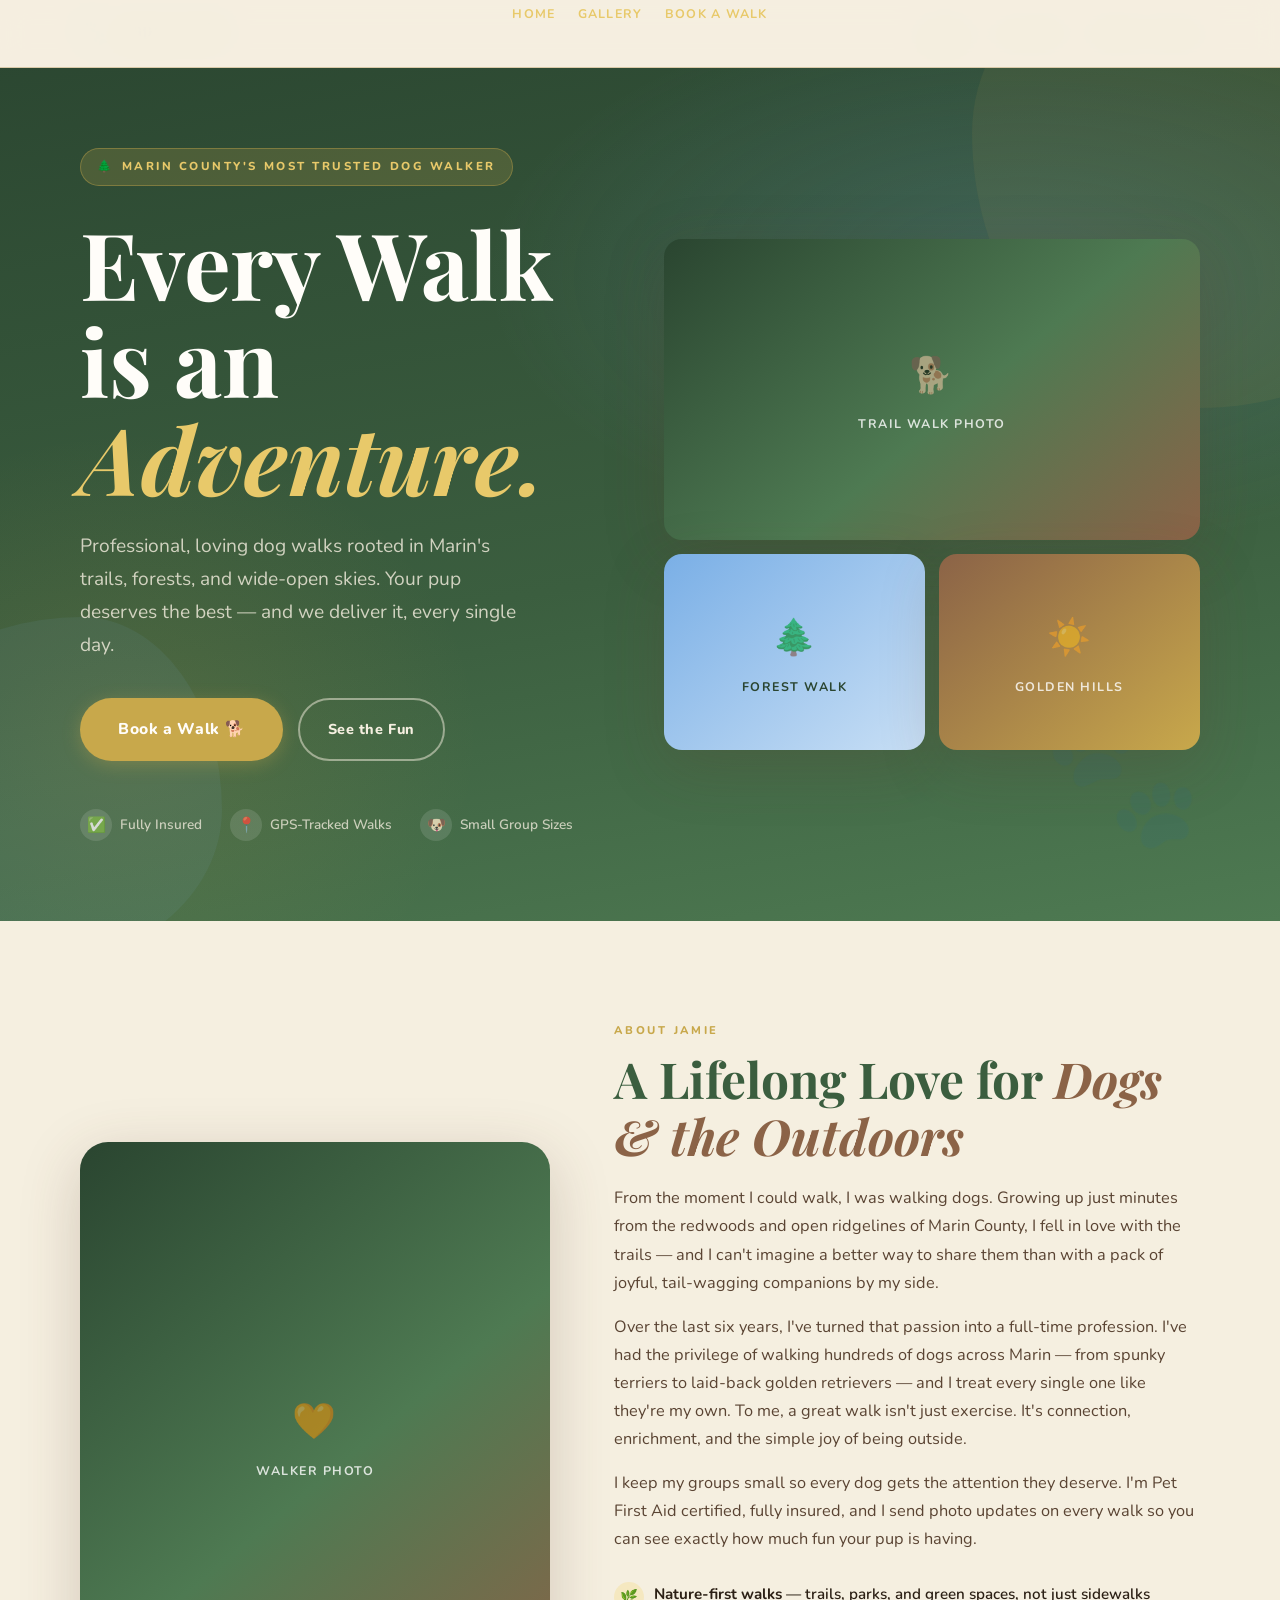
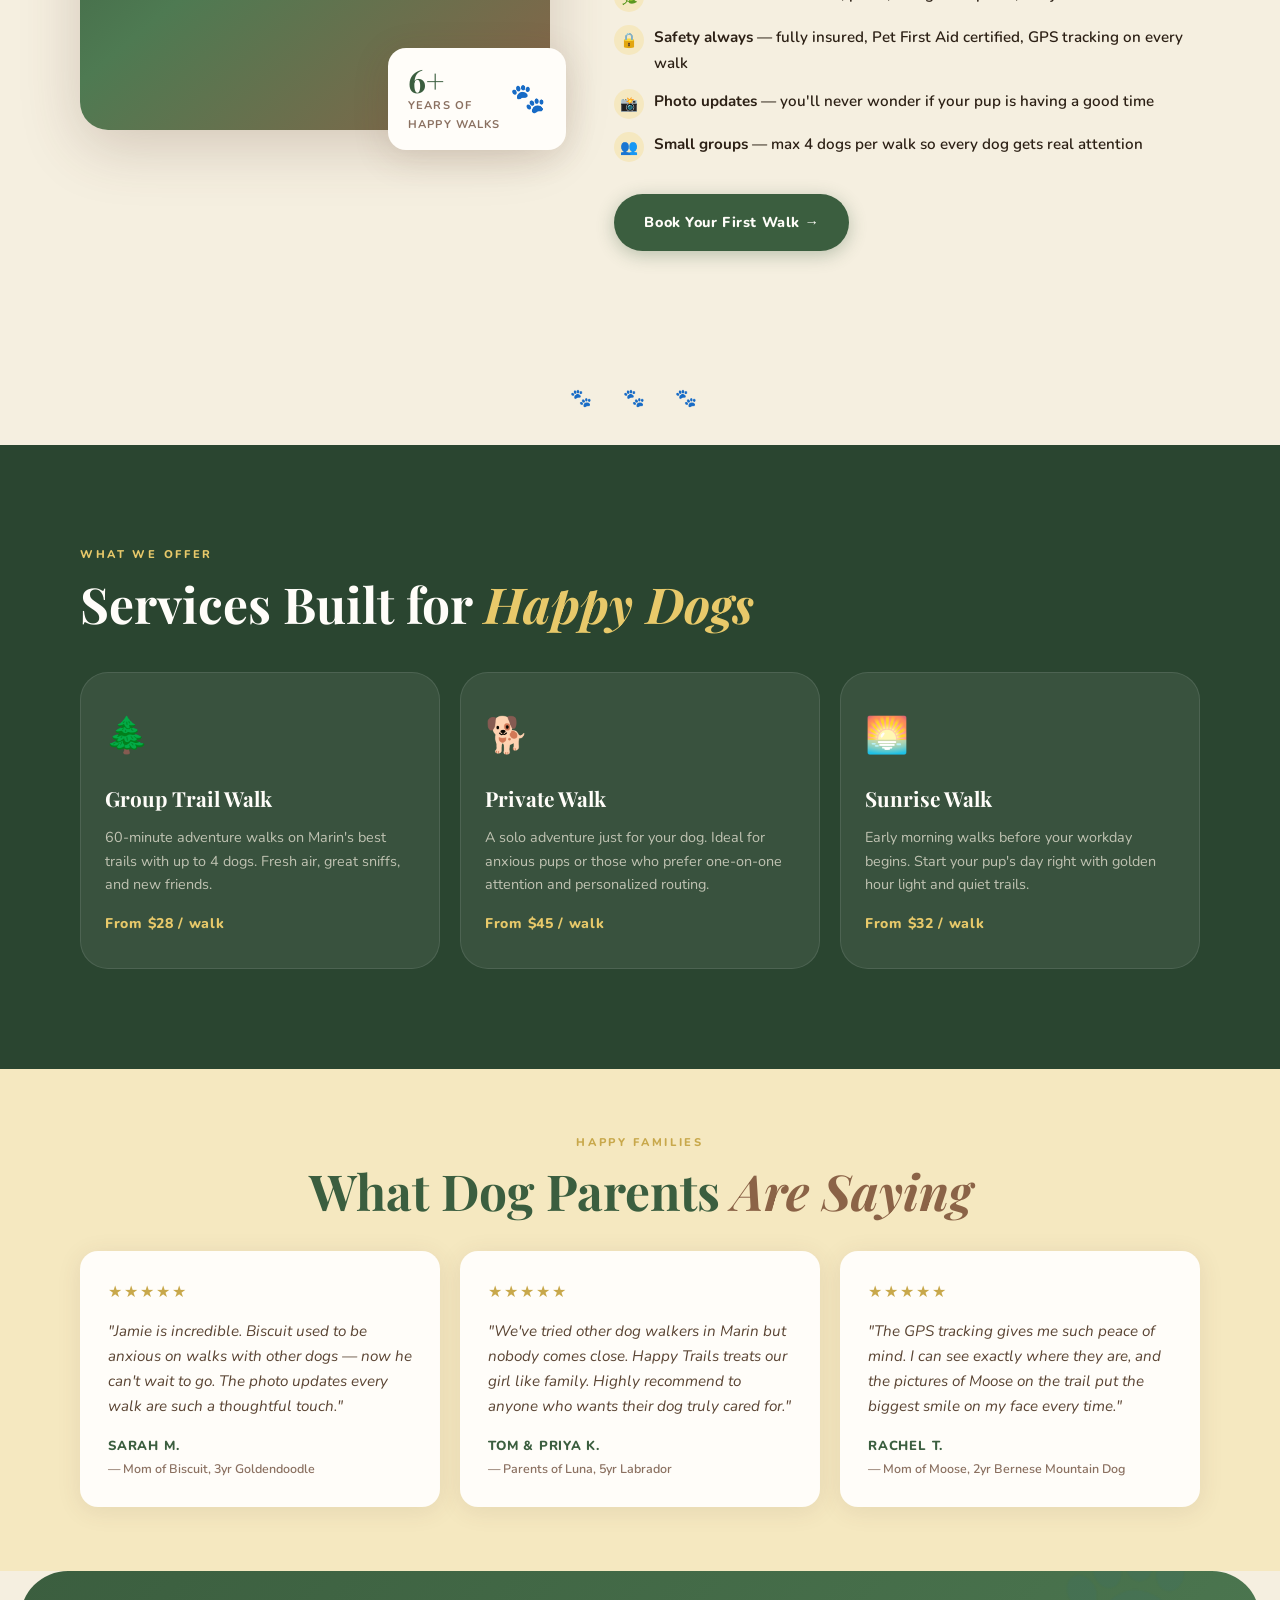
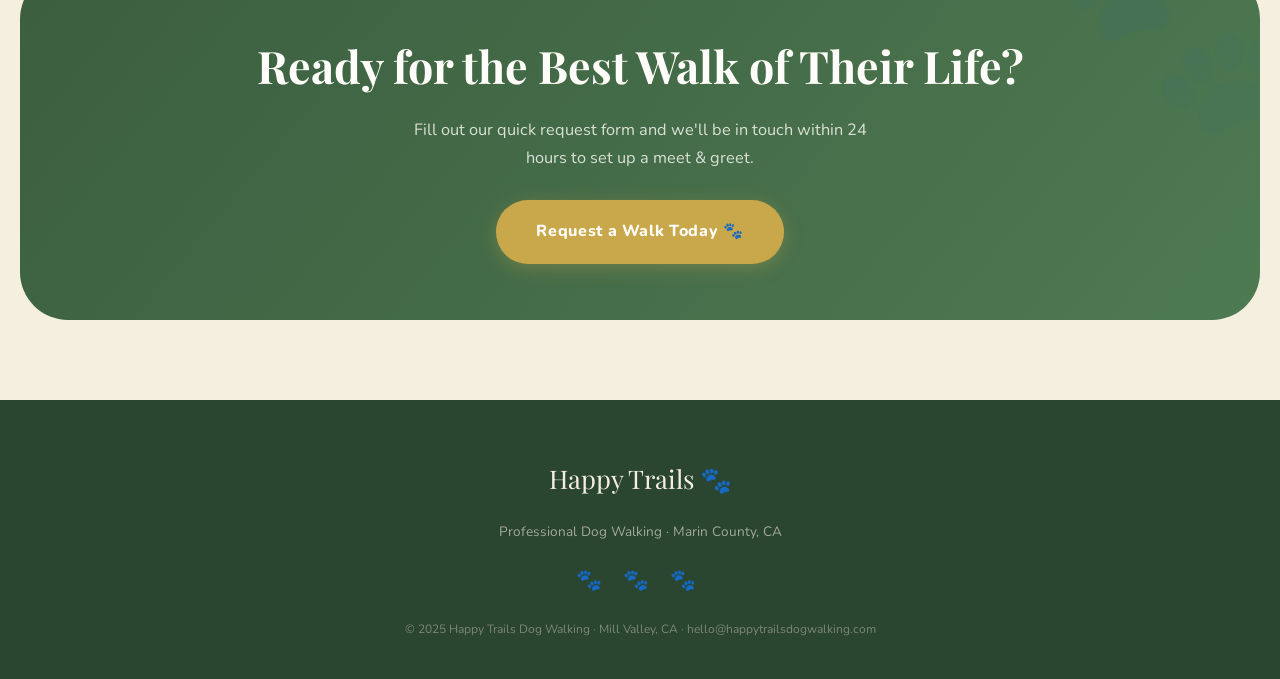
<file: index.html>
<!DOCTYPE html>
<html lang="en">
<head>
  <meta charset="UTF-8" />
  <meta name="viewport" content="width=device-width, initial-scale=1.0" />

  <!-- ── Primary SEO ── -->
  <title>Happy Trails Dog Walking | Professional Dog Walker — Marin County, CA</title>
  <meta name="description" content="Happy Trails Dog Walking offers professional, loving dog walks in Marin County, CA. Fully insured, GPS-tracked walks with small group sizes. Book your first walk today!" />
  <meta name="keywords" content="dog walker Marin County, dog walking Mill Valley, professional dog walker San Rafael, pet care Marin, dog walks Tiburon, dog walker Fairfax" />
  <meta name="author" content="Happy Trails Dog Walking" />
  <meta name="robots" content="index, follow" />
  <link rel="canonical" href="https://www.happytrailsdogwalking.com/" />

  <!-- ── Open Graph (Social Sharing) ── -->
  <meta property="og:type" content="website" />
  <meta property="og:title" content="Happy Trails Dog Walking | Marin County's Most Loved Dog Walker" />
  <meta property="og:description" content="Professional, loving dog walks in Marin County, CA. Small groups, GPS tracking, and a whole lot of tail wags." />
  <meta property="og:url" content="https://www.happytrailsdogwalking.com/" />
  <meta property="og:image" content="https://www.happytrailsdogwalking.com/og-image.jpg" />
  <meta property="og:image:width" content="1200" />
  <meta property="og:image:height" content="630" />
  <meta property="og:locale" content="en_US" />
  <meta property="og:site_name" content="Happy Trails Dog Walking" />

  <!-- ── Twitter Card ── -->
  <meta name="twitter:card" content="summary_large_image" />
  <meta name="twitter:title" content="Happy Trails Dog Walking | Marin County, CA" />
  <meta name="twitter:description" content="Professional, loving dog walks in Marin County. Small groups, GPS tracking, tail wags guaranteed." />
  <meta name="twitter:image" content="https://www.happytrailsdogwalking.com/og-image.jpg" />

  <!-- ── Structured Data: Local Business ── -->
  <script type="application/ld+json">
  {
    "@context": "https://schema.org",
    "@type": "LocalBusiness",
    "name": "Happy Trails Dog Walking",
    "description": "Professional dog walking services in Marin County, CA. Fully insured, GPS-tracked, small group walks.",
    "url": "https://www.happytrailsdogwalking.com",
    "telephone": "+1-415-555-0190",
    "email": "hello@happytrailsdogwalking.com",
    "address": {
      "@type": "PostalAddress",
      "addressLocality": "Mill Valley",
      "addressRegion": "CA",
      "postalCode": "94941",
      "addressCountry": "US"
    },
    "geo": {
      "@type": "GeoCoordinates",
      "latitude": 37.9060,
      "longitude": -122.5450
    },
    "areaServed": ["Mill Valley", "San Rafael", "Tiburon", "Fairfax", "Corte Madera", "Marin County"],
    "priceRange": "$$",
    "openingHours": "Mo-Sa 07:00-18:00",
    "sameAs": [
      "https://www.instagram.com/happytrailsdogwalking",
      "https://www.facebook.com/happytrailsdogwalking"
    ]
  }
  </script>

  <!-- ── Structured Data: Person (Walker) ── -->
  <script type="application/ld+json">
  {
    "@context": "https://schema.org",
    "@type": "Person",
    "name": "Jamie Rivera",
    "jobTitle": "Professional Dog Walker & Pet Care Specialist",
    "worksFor": {
      "@type": "LocalBusiness",
      "name": "Happy Trails Dog Walking"
    },
    "address": {
      "@type": "PostalAddress",
      "addressLocality": "Mill Valley",
      "addressRegion": "CA",
      "addressCountry": "US"
    }
  }
  </script>

  <!-- ── Favicon placeholder ── -->
  <link rel="icon" href="data:image/svg+xml,<svg xmlns='http://www.w3.org/2000/svg' viewBox='0 0 100 100'><text y='.9em' font-size='90'>🐾</text></svg>" />

  <!-- ── Preconnect for performance ── -->
  <link rel="preconnect" href="https://fonts.googleapis.com" />
  <link rel="preconnect" href="https://fonts.gstatic.com" crossorigin />

  <link rel="stylesheet" href="style.css" />
  <style>
    /* ── PAGE-SPECIFIC STYLES ── */

    /* HERO */
    .hero {
      padding-top: var(--nav-h);
      background: linear-gradient(170deg, var(--forest-dark) 0%, var(--forest) 60%, var(--forest-mid) 100%);
      position: relative;
      overflow: hidden;
      min-height: 100svh;
      display: flex;
      flex-direction: column;
      justify-content: center;
    }
    .hero::before {
      content: '';
      position: absolute;
      inset: 0;
      background:
        radial-gradient(ellipse 70% 50% at 80% 30%, rgba(122,175,230,0.18) 0%, transparent 60%),
        radial-gradient(ellipse 50% 60% at 10% 80%, rgba(200,168,75,0.14) 0%, transparent 55%);
      pointer-events: none;
    }
    /* Decorative blobs */
    .hero-blob {
      position: absolute;
      border-radius: 60% 40% 55% 45% / 45% 55% 45% 55%;
      animation: blobMove 12s ease-in-out infinite;
      pointer-events: none;
    }
    .hero-blob-1 {
      width: min(500px, 80vw);
      height: min(500px, 80vw);
      background: rgba(200,168,75,0.08);
      top: -10%;
      right: -15%;
      animation-delay: 0s;
    }
    .hero-blob-2 {
      width: min(350px, 60vw);
      height: min(350px, 60vw);
      background: rgba(122,175,230,0.08);
      bottom: -5%;
      left: -10%;
      animation-delay: 4s;
    }

    .hero-content {
      position: relative;
      z-index: 2;
      padding: 4rem var(--side-pad) 5rem;
      max-width: var(--max-w);
      margin: 0 auto;
      width: 100%;
    }

    .hero-eyebrow {
      display: inline-flex;
      align-items: center;
      gap: 8px;
      background: rgba(200,168,75,0.2);
      border: 1px solid rgba(200,168,75,0.4);
      color: var(--gold-light);
      font-weight: 800;
      font-size: 0.72rem;
      letter-spacing: 0.22em;
      text-transform: uppercase;
      padding: 8px 16px;
      border-radius: 100px;
      margin-bottom: 1.75rem;
      animation: fadeUp 0.6s ease 0.1s both;
    }

    .hero-title {
      font-family: var(--font-display);
      font-size: clamp(2.6rem, 8vw, 5.8rem);
      line-height: 1.05;
      color: var(--white);
      margin-bottom: 1.5rem;
      animation: fadeUp 0.8s ease 0.25s both;
    }
    .hero-title em {
      display: block;
      font-style: italic;
      color: var(--gold-light);
    }

    .hero-sub {
      font-size: clamp(1rem, 2.5vw, 1.2rem);
      color: rgba(245,239,224,0.80);
      max-width: 520px;
      margin-bottom: 2.25rem;
      animation: fadeUp 0.8s ease 0.4s both;
    }

    .hero-actions {
      display: flex;
      gap: 0.9rem;
      flex-wrap: wrap;
      animation: fadeUp 0.8s ease 0.55s both;
    }

    .hero-trust {
      display: flex;
      flex-wrap: wrap;
      gap: 1rem 1.75rem;
      margin-top: 3rem;
      animation: fadeUp 0.8s ease 0.7s both;
    }
    .trust-item {
      display: flex;
      align-items: center;
      gap: 8px;
      color: rgba(245,239,224,0.75);
      font-size: 0.85rem;
      font-weight: 600;
    }
    .trust-icon {
      width: 32px; height: 32px;
      background: rgba(255,255,255,0.12);
      border-radius: 50%;
      display: flex;
      align-items: center;
      justify-content: center;
      font-size: 0.95rem;
      flex-shrink: 0;
    }

    /* Floating paw */
    .hero-paw-float {
      position: absolute;
      bottom: 8%;
      right: 6%;
      font-size: clamp(4rem, 10vw, 8rem);
      opacity: 0.07;
      animation: float 4s ease-in-out infinite;
      pointer-events: none;
      z-index: 1;
      line-height: 1;
    }

    /* Desktop hero: split layout */
    @media (min-width: 900px) {
      .hero-content {
        display: grid;
        grid-template-columns: 1fr 1fr;
        align-items: center;
        gap: 3rem;
        padding: 5rem var(--side-pad) 5rem;
      }
      .hero-left { grid-column: 1; }
      .hero-right {
        grid-column: 2;
        display: flex;
        flex-direction: column;
        gap: 1rem;
      }
      .hero-sub  { max-width: 460px; }
    }

    /* Hero photo collage (desktop right side) */
    .hero-photo-stack {
      display: none;
    }
    @media (min-width: 900px) {
      .hero-photo-stack {
        display: grid;
        grid-template-columns: 1fr 1fr;
        grid-template-rows: auto auto;
        gap: 14px;
      }
      .hero-photo-stack .photo-card {
        border-radius: var(--radius-md);
        overflow: hidden;
        box-shadow: var(--shadow-deep);
      }
      .hero-photo-stack .photo-card:first-child {
        grid-column: 1 / -1;
      }
      .hero-photo-stack .photo-card .img-placeholder {
        aspect-ratio: 16/9;
      }
      .hero-photo-stack .photo-card:not(:first-child) .img-placeholder {
        aspect-ratio: 4/3;
      }
    }

    /* ── ABOUT SECTION ── */
    .about-wrap {
      display: flex;
      flex-direction: column;
      gap: 3rem;
    }
    @media (min-width: 768px) {
      .about-wrap {
        flex-direction: row;
        align-items: center;
        gap: 4rem;
      }
      .about-photo { flex: 0 0 42%; }
      .about-text  { flex: 1; }
    }

    .about-photo-inner {
      position: relative;
    }
    .about-photo-main {
      aspect-ratio: 4/5;
      border-radius: var(--radius-lg);
      overflow: hidden;
      box-shadow: var(--shadow-deep);
    }
    .about-badge {
      position: absolute;
      bottom: -1.25rem;
      right: -1rem;
      background: var(--white);
      border-radius: var(--radius-md);
      padding: 1rem 1.25rem;
      box-shadow: var(--shadow-med);
      display: flex;
      align-items: center;
      gap: 10px;
      font-size: 0.82rem;
      font-weight: 700;
      color: var(--text-dark);
    }
    .about-badge .badge-num {
      font-family: var(--font-display);
      font-size: 2rem;
      font-weight: 700;
      color: var(--forest);
      line-height: 1;
    }

    .about-text .section-title { margin-bottom: 1.25rem; }

    .about-text p {
      font-size: 1.02rem;
      color: var(--text-mid);
      margin-bottom: 1rem;
    }
    .about-text p:last-of-type { margin-bottom: 1.75rem; }

    .values-list {
      list-style: none;
      display: flex;
      flex-direction: column;
      gap: 0.75rem;
      margin-bottom: 2rem;
    }
    .values-list li {
      display: flex;
      align-items: flex-start;
      gap: 10px;
      font-size: 0.95rem;
      font-weight: 600;
      color: var(--text-dark);
    }
    .val-icon {
      width: 30px; height: 30px;
      background: var(--gold-pale);
      border-radius: 50%;
      display: flex;
      align-items: center;
      justify-content: center;
      font-size: 0.9rem;
      flex-shrink: 0;
      margin-top: 1px;
    }

    /* ── SERVICES SECTION ── */
    .services-bg {
      background: var(--forest-dark);
      color: var(--cream);
    }
    .services-bg .section-label { color: var(--gold-light); }
    .services-bg .section-title { color: var(--white); }
    .services-bg .section-title em { color: var(--gold-light); }

    .services-grid {
      display: grid;
      grid-template-columns: 1fr;
      gap: 1.25rem;
      margin-top: 2.5rem;
    }
    @media (min-width: 600px) {
      .services-grid { grid-template-columns: 1fr 1fr; }
    }
    @media (min-width: 900px) {
      .services-grid { grid-template-columns: repeat(3, 1fr); }
    }

    .service-card {
      background: rgba(255,255,255,0.07);
      border: 1px solid rgba(255,255,255,0.1);
      border-radius: var(--radius-lg);
      padding: 2rem 1.5rem;
      transition: background 0.3s, transform 0.3s;
    }
    .service-card:hover {
      background: rgba(255,255,255,0.12);
      transform: translateY(-4px);
    }
    .service-icon {
      font-size: 2.2rem;
      margin-bottom: 1rem;
      display: block;
      animation: float 3s ease-in-out infinite;
    }
    .service-card:nth-child(2) .service-icon { animation-delay: 0.6s; }
    .service-card:nth-child(3) .service-icon { animation-delay: 1.2s; }
    .service-name {
      font-family: var(--font-display);
      font-size: 1.3rem;
      font-weight: 700;
      color: var(--white);
      margin-bottom: 0.6rem;
    }
    .service-desc {
      font-size: 0.9rem;
      opacity: 0.72;
      line-height: 1.6;
      margin-bottom: 1rem;
    }
    .service-price {
      font-weight: 800;
      color: var(--gold-light);
      font-size: 0.88rem;
      letter-spacing: 0.05em;
    }

    /* ── TESTIMONIAL STRIP ── */
    .testimonial-strip {
      background: var(--gold-pale);
      padding: 4rem 0;
    }
    .testimonials-grid {
      display: grid;
      grid-template-columns: 1fr;
      gap: 1.25rem;
    }
    @media (min-width: 768px) {
      .testimonials-grid { grid-template-columns: repeat(3, 1fr); }
    }
    .testimonial-card {
      background: var(--white);
      border-radius: var(--radius-md);
      padding: 1.75rem;
      box-shadow: var(--shadow-soft);
    }
    .stars { color: var(--gold); font-size: 1rem; margin-bottom: 0.75rem; letter-spacing: 2px; }
    .testimonial-text {
      font-style: italic;
      font-size: 0.95rem;
      color: var(--text-mid);
      line-height: 1.65;
      margin-bottom: 1rem;
    }
    .testimonial-author {
      font-weight: 800;
      font-size: 0.82rem;
      letter-spacing: 0.06em;
      text-transform: uppercase;
      color: var(--forest);
    }
    .testimonial-dog {
      font-size: 0.78rem;
      color: var(--text-light);
      font-weight: 600;
    }

    /* ── CTA BANNER ── */
    .cta-banner {
      background: linear-gradient(130deg, var(--forest) 0%, var(--forest-mid) 100%);
      border-radius: var(--radius-xl);
      margin: 0 var(--side-pad);
      padding: 3.5rem 2rem;
      text-align: center;
      color: var(--white);
      position: relative;
      overflow: hidden;
    }
    .cta-banner::before {
      content: '🐾';
      position: absolute;
      font-size: 12rem;
      opacity: 0.05;
      top: -2rem;
      right: -2rem;
      line-height: 1;
      pointer-events: none;
    }
    .cta-banner h2 {
      font-family: var(--font-display);
      font-size: clamp(1.7rem, 4vw, 2.8rem);
      margin-bottom: 0.75rem;
    }
    .cta-banner p {
      opacity: 0.8;
      max-width: 460px;
      margin: 0 auto 1.75rem;
      font-size: 1.02rem;
    }
    .cta-banner .btn-gold {
      font-size: 1rem;
      padding: 16px 38px;
    }
    .cta-section { padding-bottom: 80px; }
  </style>
</head>
<body>
  <a href="#main-content" class="skip-link">Skip to main content</a>

  <!-- ── NAV ── -->
  <nav aria-label="Main navigation">
    <div class="nav-inner">
      <a href="index.html" class="nav-logo" aria-label="Happy Trails Dog Walking — Home">
        <span class="paw" aria-hidden="true">🐾</span>
        <div class="nav-logo-text">
          Happy Trails
          <span>Dog Walking</span>
        </div>
      </a>

      <button class="nav-toggle" aria-expanded="false" aria-controls="nav-menu" aria-label="Toggle navigation menu">
        <span></span><span></span><span></span>
      </button>

      <ul class="nav-links" id="nav-menu" role="list">
        <li><a href="index.html" class="active" aria-current="page">Home</a></li>
        <li><a href="gallery.html">Gallery</a></li>
        <li><a href="request.html">Book a Walk</a></li>
      </ul>
    </div>
  </nav>

  <!-- ── HERO ── -->
  <header class="hero" role="banner">
    <div class="hero-blob hero-blob-1" aria-hidden="true"></div>
    <div class="hero-blob hero-blob-2" aria-hidden="true"></div>
    <span class="hero-paw-float" aria-hidden="true">🐾</span>

    <div class="hero-content">
      <div class="hero-left">
        <div class="hero-eyebrow">
          <span aria-hidden="true">🌲</span> Marin County's Most Trusted Dog Walker
        </div>

        <h1 class="hero-title">
          Every Walk is an
          <em>Adventure.</em>
        </h1>

        <p class="hero-sub">
          Professional, loving dog walks rooted in Marin's trails, forests, and wide-open skies. Your pup deserves the best — and we deliver it, every single day.
        </p>

        <div class="hero-actions">
          <a href="request.html" class="btn btn-gold btn-lg">Book a Walk 🐕</a>
          <a href="gallery.html" class="btn btn-outline" style="color:var(--cream); border-color:rgba(245,239,224,0.5);">See the Fun</a>
        </div>

        <div class="hero-trust" aria-label="Trust indicators">
          <div class="trust-item">
            <div class="trust-icon" aria-hidden="true">✅</div>
            <span>Fully Insured</span>
          </div>
          <div class="trust-item">
            <div class="trust-icon" aria-hidden="true">📍</div>
            <span>GPS-Tracked Walks</span>
          </div>
          <div class="trust-item">
            <div class="trust-icon" aria-hidden="true">🐶</div>
            <span>Small Group Sizes</span>
          </div>
        </div>
      </div>

      <!-- Desktop hero photo collage -->
      <div class="hero-right">
        <div class="hero-photo-stack" aria-label="Photos from our dog walks">
          <div class="photo-card">
            <div class="img-placeholder" style="aspect-ratio:16/9;" role="img" aria-label="Dogs on a trail walk in Marin">
              <span class="ph-icon" aria-hidden="true">🐕</span>
              <span>Trail Walk Photo</span>
            </div>
          </div>
          <div class="photo-card">
            <div class="img-placeholder sky-grad" style="aspect-ratio:4/3;" role="img" aria-label="Happy dogs playing outdoors">
              <span class="ph-icon" aria-hidden="true">🌲</span>
              <span>Forest Walk</span>
            </div>
          </div>
          <div class="photo-card">
            <div class="img-placeholder gold-grad" style="aspect-ratio:4/3;" role="img" aria-label="Dog enjoying Marin hills">
              <span class="ph-icon" aria-hidden="true">☀️</span>
              <span>Golden Hills</span>
            </div>
          </div>
        </div>
      </div>
    </div>
  </header>

  <!-- ── MAIN CONTENT ── -->
  <main id="main-content">

    <!-- ── ABOUT ── -->
    <section class="section" aria-labelledby="about-heading">
      <div class="container">
        <div class="about-wrap">

          <div class="about-photo anim-fade-up">
            <div class="about-photo-inner">
              <div class="about-photo-main">
                <div class="img-placeholder" style="aspect-ratio:4/5;" role="img" aria-label="Jamie Rivera, professional dog walker, with a group of happy dogs in Marin">
                  <span class="ph-icon" aria-hidden="true">🧡</span>
                  <span>Walker Photo</span>
                </div>
              </div>
              <div class="about-badge" aria-label="6 years of professional dog walking experience">
                <div>
                  <div class="badge-num">6+</div>
                  <div style="font-size:0.7rem; color:var(--text-light); font-weight:700; text-transform:uppercase; letter-spacing:0.1em;">Years of<br>Happy Walks</div>
                </div>
                <span style="font-size:1.8rem;" aria-hidden="true">🐾</span>
              </div>
            </div>
          </div>

          <div class="about-text anim-fade-up anim-delay-2">
            <span class="section-label">About Jamie</span>
            <h2 class="section-title" id="about-heading">
              A Lifelong Love for <em>Dogs & the Outdoors</em>
            </h2>

            <p>
              From the moment I could walk, I was walking dogs. Growing up just minutes from the redwoods and open ridgelines of Marin County, I fell in love with the trails — and I can't imagine a better way to share them than with a pack of joyful, tail-wagging companions by my side.
            </p>
            <p>
              Over the last six years, I've turned that passion into a full-time profession. I've had the privilege of walking hundreds of dogs across Marin — from spunky terriers to laid-back golden retrievers — and I treat every single one like they're my own. To me, a great walk isn't just exercise. It's connection, enrichment, and the simple joy of being outside.
            </p>
            <p>
              I keep my groups small so every dog gets the attention they deserve. I'm Pet First Aid certified, fully insured, and I send photo updates on every walk so you can see exactly how much fun your pup is having.
            </p>

            <ul class="values-list" aria-label="Our commitments">
              <li>
                <div class="val-icon" aria-hidden="true">🌿</div>
                <span><strong>Nature-first walks</strong> — trails, parks, and green spaces, not just sidewalks</span>
              </li>
              <li>
                <div class="val-icon" aria-hidden="true">🔒</div>
                <span><strong>Safety always</strong> — fully insured, Pet First Aid certified, GPS tracking on every walk</span>
              </li>
              <li>
                <div class="val-icon" aria-hidden="true">📸</div>
                <span><strong>Photo updates</strong> — you'll never wonder if your pup is having a good time</span>
              </li>
              <li>
                <div class="val-icon" aria-hidden="true">👥</div>
                <span><strong>Small groups</strong> — max 4 dogs per walk so every dog gets real attention</span>
              </li>
            </ul>

            <a href="request.html" class="btn btn-primary">Book Your First Walk →</a>
          </div>

        </div>
      </div>
    </section>

    <div class="paw-divider" aria-hidden="true">🐾 🐾 🐾</div>

    <!-- ── SERVICES ── -->
    <section class="services-bg section" aria-labelledby="services-heading">
      <div class="container">
        <span class="section-label">What We Offer</span>
        <h2 class="section-title" id="services-heading">
          Services Built for <em>Happy Dogs</em>
        </h2>

        <div class="services-grid">
          <article class="service-card">
            <span class="service-icon" aria-hidden="true">🌲</span>
            <h3 class="service-name">Group Trail Walk</h3>
            <p class="service-desc">60-minute adventure walks on Marin's best trails with up to 4 dogs. Fresh air, great sniffs, and new friends.</p>
            <div class="service-price">From $28 / walk</div>
          </article>

          <article class="service-card">
            <span class="service-icon" aria-hidden="true">🐕</span>
            <h3 class="service-name">Private Walk</h3>
            <p class="service-desc">A solo adventure just for your dog. Ideal for anxious pups or those who prefer one-on-one attention and personalized routing.</p>
            <div class="service-price">From $45 / walk</div>
          </article>

          <article class="service-card">
            <span class="service-icon" aria-hidden="true">🌅</span>
            <h3 class="service-name">Sunrise Walk</h3>
            <p class="service-desc">Early morning walks before your workday begins. Start your pup's day right with golden hour light and quiet trails.</p>
            <div class="service-price">From $32 / walk</div>
          </article>
        </div>
      </div>
    </section>

    <!-- ── TESTIMONIALS ── -->
    <section class="testimonial-strip" aria-labelledby="testimonials-heading">
      <div class="container">
        <span class="section-label" style="text-align:center; display:block;">Happy Families</span>
        <h2 class="section-title" id="testimonials-heading" style="text-align:center; margin-bottom:2rem;">
          What Dog Parents <em>Are Saying</em>
        </h2>

        <div class="testimonials-grid">
          <article class="testimonial-card">
            <div class="stars" aria-label="5 out of 5 stars">★★★★★</div>
            <p class="testimonial-text">"Jamie is incredible. Biscuit used to be anxious on walks with other dogs — now he can't wait to go. The photo updates every walk are such a thoughtful touch."</p>
            <div class="testimonial-author">Sarah M.</div>
            <div class="testimonial-dog">— Mom of Biscuit, 3yr Goldendoodle</div>
          </article>

          <article class="testimonial-card">
            <div class="stars" aria-label="5 out of 5 stars">★★★★★</div>
            <p class="testimonial-text">"We've tried other dog walkers in Marin but nobody comes close. Happy Trails treats our girl like family. Highly recommend to anyone who wants their dog truly cared for."</p>
            <div class="testimonial-author">Tom & Priya K.</div>
            <div class="testimonial-dog">— Parents of Luna, 5yr Labrador</div>
          </article>

          <article class="testimonial-card">
            <div class="stars" aria-label="5 out of 5 stars">★★★★★</div>
            <p class="testimonial-text">"The GPS tracking gives me such peace of mind. I can see exactly where they are, and the pictures of Moose on the trail put the biggest smile on my face every time."</p>
            <div class="testimonial-author">Rachel T.</div>
            <div class="testimonial-dog">— Mom of Moose, 2yr Bernese Mountain Dog</div>
          </article>
        </div>
      </div>
    </section>

    <!-- ── CTA ── -->
    <section class="cta-section" aria-labelledby="cta-heading">
      <div class="cta-banner" role="complementary">
        <h2 id="cta-heading">Ready for the Best Walk of Their Life?</h2>
        <p>Fill out our quick request form and we'll be in touch within 24 hours to set up a meet & greet.</p>
        <a href="request.html" class="btn btn-gold">Request a Walk Today 🐾</a>
      </div>
    </section>

  </main>

  <!-- ── FOOTER ── -->
  <footer role="contentinfo">
    <div class="footer-inner">
      <div class="footer-logo">Happy Trails 🐾</div>
      <p class="footer-tagline">Professional Dog Walking · Marin County, CA</p>
      <nav aria-label="Footer navigation">
        <ul class="footer-nav">
          <li><a href="index.html">Home</a></li>
          <li><a href="gallery.html">Gallery</a></li>
          <li><a href="request.html">Book a Walk</a></li>
        </ul>
      </nav>
      <div class="footer-paws" aria-hidden="true">🐾 🐾 🐾</div>
      <p class="footer-copy">© 2025 Happy Trails Dog Walking · Mill Valley, CA · hello@happytrailsdogwalking.com</p>
    </div>
  </footer>

  <script>
    // ── Mobile nav toggle ──
    const toggle = document.querySelector('.nav-toggle');
    const menu   = document.querySelector('.nav-links');
    toggle.addEventListener('click', () => {
      const open = menu.classList.toggle('open');
      toggle.setAttribute('aria-expanded', open);
    });
    // Close menu on link click
    menu.querySelectorAll('a').forEach(a => {
      a.addEventListener('click', () => {
        menu.classList.remove('open');
        toggle.setAttribute('aria-expanded', 'false');
      });
    });
    // Close on outside tap
    document.addEventListener('click', e => {
      if (!e.target.closest('nav')) {
        menu.classList.remove('open');
        toggle.setAttribute('aria-expanded', 'false');
      }
    });

    // ── Scroll-triggered fade-up ──
    const observer = new IntersectionObserver((entries) => {
      entries.forEach(e => {
        if (e.isIntersecting) {
          e.target.style.animationPlayState = 'running';
          observer.unobserve(e.target);
        }
      });
    }, { threshold: 0.15 });

    document.querySelectorAll('.anim-fade-up').forEach(el => {
      el.style.animationPlayState = 'paused';
      observer.observe(el);
    });
  </script>
</body>
</html>
</file>
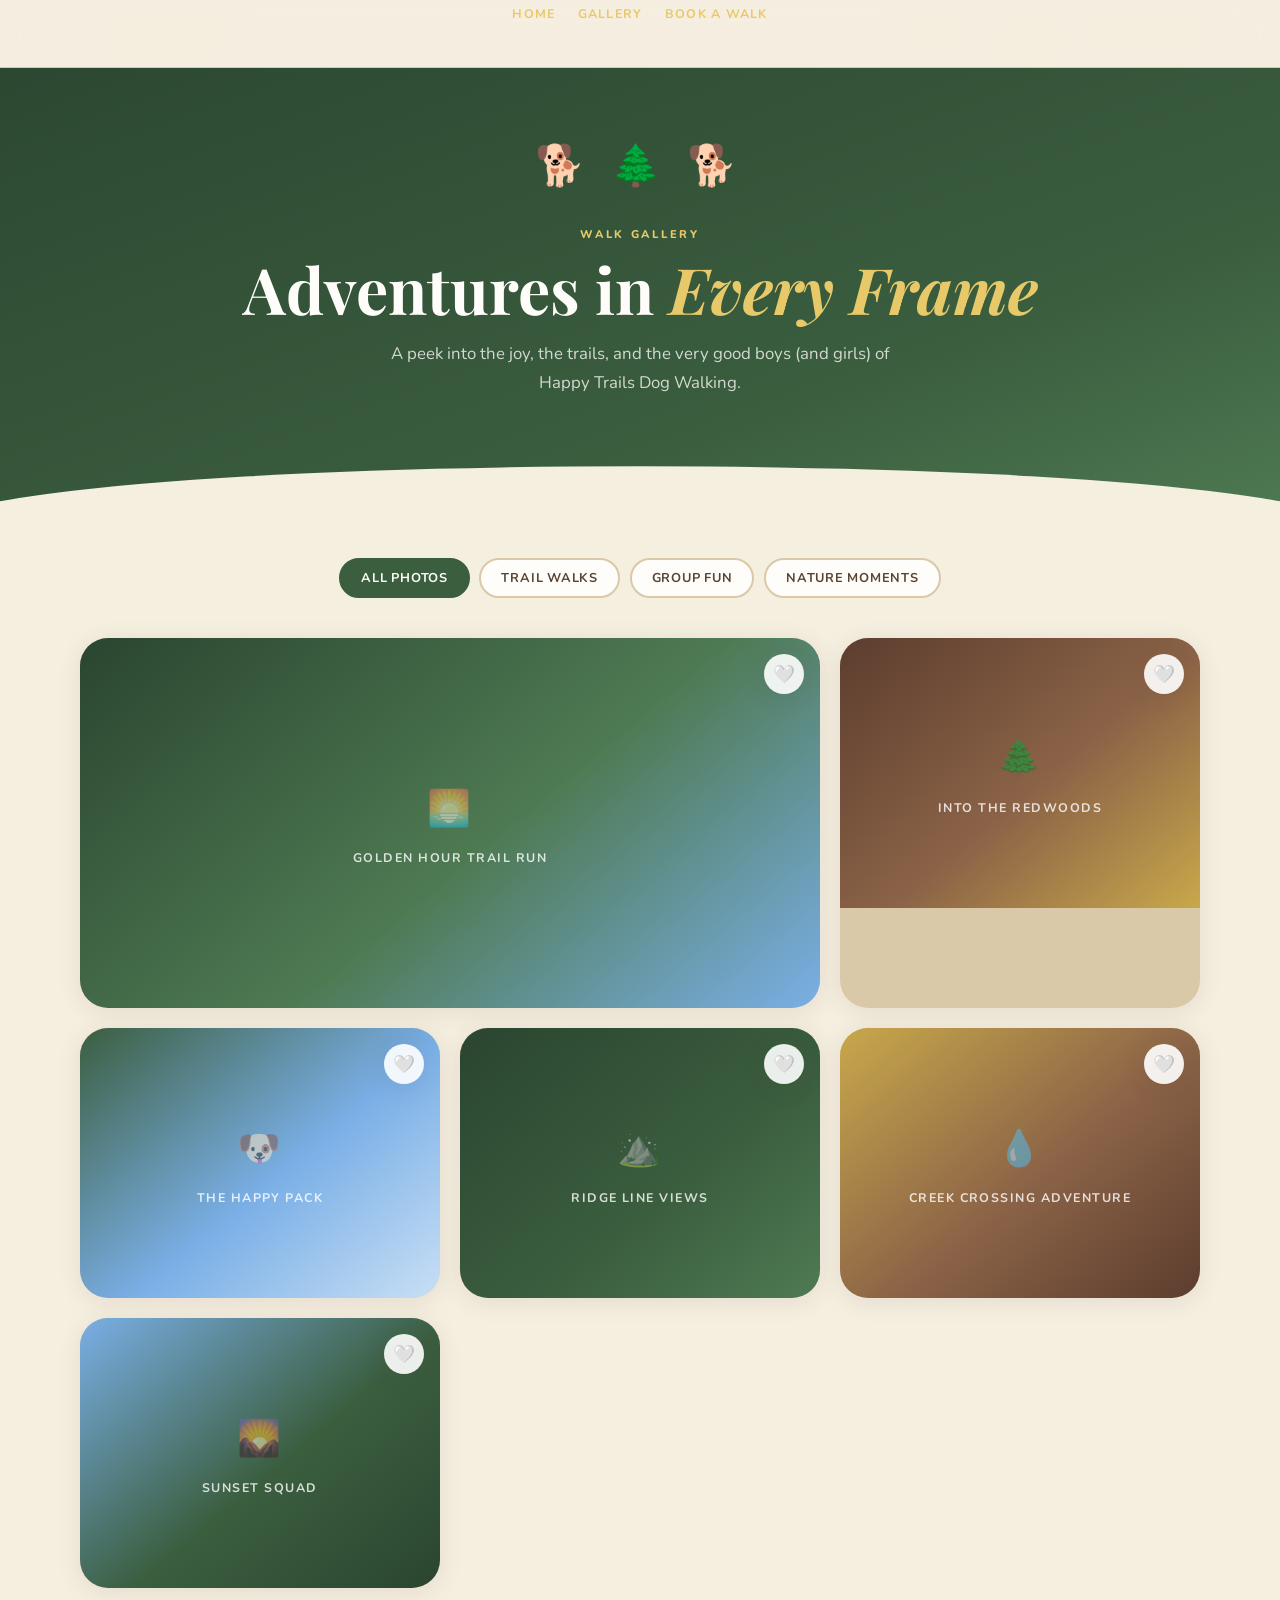
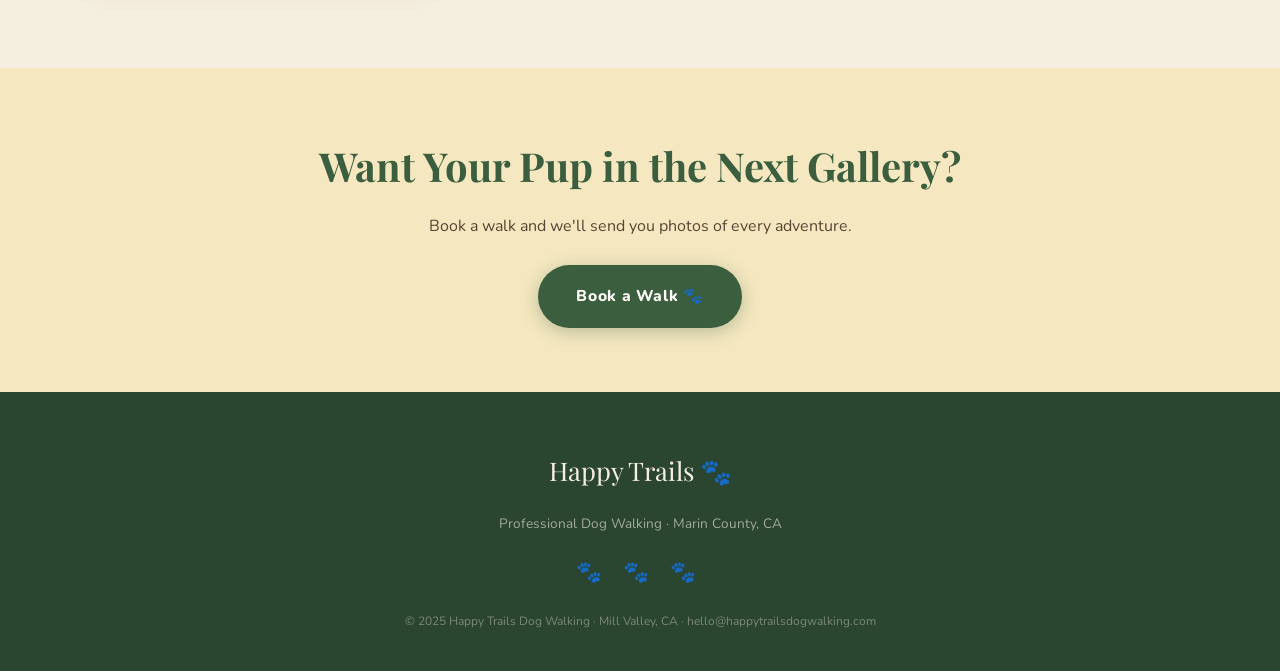
<file: gallery.html>
<!DOCTYPE html>
<html lang="en">
<head>
  <meta charset="UTF-8" />
  <meta name="viewport" content="width=device-width, initial-scale=1.0" />

  <!-- ── Primary SEO ── -->
  <title>Photo Gallery | Happy Trails Dog Walking — Marin County, CA</title>
  <meta name="description" content="See the joy in action! Browse photos of our Marin County dog walks — happy pups on trails, in the redwoods, and soaking up the California sunshine." />
  <meta name="robots" content="index, follow" />
  <link rel="canonical" href="https://www.happytrailsdogwalking.com/gallery.html" />

  <!-- ── Open Graph ── -->
  <meta property="og:type" content="website" />
  <meta property="og:title" content="Gallery | Happy Trails Dog Walking — Marin County" />
  <meta property="og:description" content="Happy pups on Marin's best trails. Browse our walk photo gallery." />
  <meta property="og:url" content="https://www.happytrailsdogwalking.com/gallery.html" />
  <meta property="og:image" content="https://www.happytrailsdogwalking.com/og-image.jpg" />

  <!-- ── Breadcrumb Structured Data ── -->
  <script type="application/ld+json">
  {
    "@context": "https://schema.org",
    "@type": "BreadcrumbList",
    "itemListElement": [
      { "@type": "ListItem", "position": 1, "name": "Home",    "item": "https://www.happytrailsdogwalking.com/" },
      { "@type": "ListItem", "position": 2, "name": "Gallery", "item": "https://www.happytrailsdogwalking.com/gallery.html" }
    ]
  }
  </script>

  <!-- ── Image Gallery Structured Data ── -->
  <script type="application/ld+json">
  {
    "@context": "https://schema.org",
    "@type": "ImageGallery",
    "name": "Happy Trails Dog Walking — Walk Photo Gallery",
    "description": "Photos from our dog walks across Marin County trails, parks, and open spaces.",
    "url": "https://www.happytrailsdogwalking.com/gallery.html",
    "author": {
      "@type": "LocalBusiness",
      "name": "Happy Trails Dog Walking"
    }
  }
  </script>

  <link rel="icon" href="data:image/svg+xml,<svg xmlns='http://www.w3.org/2000/svg' viewBox='0 0 100 100'><text y='.9em' font-size='90'>🐾</text></svg>" />
  <link rel="preconnect" href="https://fonts.googleapis.com" />
  <link rel="preconnect" href="https://fonts.gstatic.com" crossorigin />
  <link rel="stylesheet" href="style.css" />

  <style>
    /* ── PAGE HEADER ── */
    .page-header {
      padding-top: var(--nav-h);
      background: linear-gradient(160deg, var(--forest-dark) 0%, var(--forest) 70%, var(--forest-mid) 100%);
      color: var(--white);
      text-align: center;
      padding-bottom: 5rem;
      position: relative;
      overflow: hidden;
    }
    .page-header::after {
      content: '';
      position: absolute;
      bottom: 0; left: 0; right: 0;
      height: 60px;
      background: var(--cream);
      clip-path: ellipse(55% 100% at 50% 100%);
    }
    .page-header-inner {
      max-width: var(--max-w);
      margin: 0 auto;
      padding: 4rem var(--side-pad) 3rem;
      position: relative;
      z-index: 1;
    }
    .page-header .section-label { color: var(--gold-light); text-align: center; display: block; }
    .page-header h1 {
      font-family: var(--font-display);
      font-size: clamp(2.2rem, 6vw, 4rem);
      line-height: 1.1;
      color: var(--white);
      margin-bottom: 1rem;
    }
    .page-header h1 em { font-style: italic; color: var(--gold-light); }
    .page-header p {
      font-size: 1.05rem;
      opacity: 0.78;
      max-width: 520px;
      margin: 0 auto;
    }
    .header-paws {
      font-size: 2.5rem;
      letter-spacing: 0.5rem;
      margin-bottom: 1.5rem;
      display: block;
      animation: float 3s ease-in-out infinite;
    }

    /* ── FILTER TABS ── */
    .filter-bar {
      display: flex;
      flex-wrap: wrap;
      gap: 0.6rem;
      justify-content: center;
      padding: 2rem var(--side-pad) 0;
    }
    .filter-btn {
      padding: 9px 20px;
      border-radius: 100px;
      border: 2px solid var(--tan);
      background: var(--white);
      font-family: var(--font-body);
      font-weight: 700;
      font-size: 0.8rem;
      letter-spacing: 0.06em;
      text-transform: uppercase;
      color: var(--text-mid);
      cursor: pointer;
      transition: all 0.2s ease;
      -webkit-tap-highlight-color: transparent;
    }
    .filter-btn:hover,
    .filter-btn.active {
      background: var(--forest);
      border-color: var(--forest);
      color: var(--white);
    }

    /* ── PHOTO GRID ── */
    .gallery-section { padding: 2.5rem 0 80px; }

    .gallery-grid {
      display: grid;
      grid-template-columns: 1fr;
      gap: 1.25rem;
      max-width: var(--max-w);
      margin: 0 auto;
      padding: 0 var(--side-pad);
    }
    @media (min-width: 540px) {
      .gallery-grid { grid-template-columns: 1fr 1fr; }
    }
    @media (min-width: 900px) {
      .gallery-grid { grid-template-columns: repeat(3, 1fr); }
      /* Feature first photo large */
      .gallery-item:first-child {
        grid-column: span 2;
        grid-row: span 1;
      }
    }

    /* Individual gallery item */
    .gallery-item {
      position: relative;
      border-radius: var(--radius-lg);
      overflow: hidden;
      box-shadow: var(--shadow-soft);
      cursor: pointer;
      background: var(--tan);
      transition: transform 0.35s cubic-bezier(0.34,1.56,0.64,1), box-shadow 0.35s ease;
    }
    .gallery-item:hover {
      transform: translateY(-6px) scale(1.01);
      box-shadow: var(--shadow-deep);
    }
    .gallery-item:focus-within {
      outline: 3px solid var(--gold);
      outline-offset: 3px;
    }

    /* Photo placeholder fills */
    .gallery-item .img-placeholder {
      aspect-ratio: 4/3;
    }
    .gallery-item:first-child .img-placeholder {
      aspect-ratio: 16/8;
    }
    @media (max-width: 539px) {
      .gallery-item .img-placeholder { aspect-ratio: 3/2; }
    }

    /* Hover overlay */
    .gallery-overlay {
      position: absolute;
      inset: 0;
      background: linear-gradient(to top, rgba(42,69,48,0.88) 0%, transparent 55%);
      display: flex;
      flex-direction: column;
      justify-content: flex-end;
      padding: 1.5rem;
      opacity: 0;
      transform: translateY(4px);
      transition: opacity 0.3s ease, transform 0.3s ease;
    }
    .gallery-item:hover .gallery-overlay,
    .gallery-item:focus-within .gallery-overlay {
      opacity: 1;
      transform: translateY(0);
    }
    .overlay-title {
      font-family: var(--font-display);
      font-size: 1.15rem;
      font-weight: 700;
      color: var(--white);
      line-height: 1.2;
      margin-bottom: 0.3rem;
    }
    .overlay-meta {
      font-size: 0.78rem;
      font-weight: 700;
      letter-spacing: 0.1em;
      text-transform: uppercase;
      color: var(--gold-light);
    }

    /* Like button */
    .like-btn {
      position: absolute;
      top: 1rem;
      right: 1rem;
      width: 40px; height: 40px;
      background: rgba(255,255,255,0.9);
      border: none;
      border-radius: 50%;
      font-size: 1.1rem;
      cursor: pointer;
      display: flex; align-items: center; justify-content: center;
      box-shadow: var(--shadow-soft);
      transition: transform 0.2s ease, background 0.2s;
      -webkit-tap-highlight-color: transparent;
      z-index: 2;
    }
    .like-btn:hover { transform: scale(1.15); background: var(--white); }
    .like-btn.liked { animation: pop 0.3s ease; }
    @keyframes pop {
      0%,100% { transform: scale(1); }
      50%      { transform: scale(1.35); }
    }

    /* ── GRADIENT VARIANTS for placeholders ── */
    .grad-1 { background: linear-gradient(140deg, #2A4530 0%, #4E7A52 55%, #7AAFE6 100%); }
    .grad-2 { background: linear-gradient(140deg, #5C3D2E 0%, #8B6347 55%, #C8A84B 100%); }
    .grad-3 { background: linear-gradient(140deg, #3B5E3F 0%, #7AAFE6 55%, #C8DFF5 100%); }
    .grad-4 { background: linear-gradient(140deg, #2A4530 0%, #3B5E3F 60%, #4E7A52 100%); }
    .grad-5 { background: linear-gradient(140deg, #C8A84B 0%, #8B6347 55%, #5C3D2E 100%); }
    .grad-6 { background: linear-gradient(140deg, #7AAFE6 0%, #3B5E3F 55%, #2A4530 100%); }

    /* ── LIGHTBOX ── */
    .lightbox {
      display: none;
      position: fixed;
      inset: 0;
      background: rgba(20,32,24,0.92);
      z-index: 500;
      align-items: center;
      justify-content: center;
      padding: 1rem;
      backdrop-filter: blur(8px);
      -webkit-backdrop-filter: blur(8px);
    }
    .lightbox.open { display: flex; }
    .lightbox-inner {
      background: var(--white);
      border-radius: var(--radius-lg);
      overflow: hidden;
      max-width: 800px;
      width: 100%;
      box-shadow: var(--shadow-deep);
      position: relative;
    }
    .lightbox-img {
      width: 100%;
      aspect-ratio: 16/9;
    }
    .lightbox-close {
      position: absolute;
      top: 0.9rem; right: 0.9rem;
      width: 40px; height: 40px;
      background: var(--white);
      border: none;
      border-radius: 50%;
      font-size: 1.1rem;
      cursor: pointer;
      box-shadow: var(--shadow-med);
      display: flex; align-items: center; justify-content: center;
      transition: background 0.2s;
      z-index: 2;
    }
    .lightbox-close:hover { background: var(--cream); }
    .lightbox-caption {
      padding: 1.25rem 1.5rem;
    }
    .lightbox-caption h3 {
      font-family: var(--font-display);
      font-size: 1.25rem;
      color: var(--forest);
      margin-bottom: 0.25rem;
    }
    .lightbox-caption p { font-size: 0.9rem; color: var(--text-mid); }

    /* ── CTA strip ── */
    .gallery-cta {
      text-align: center;
      background: var(--gold-pale);
      padding: 4rem var(--side-pad);
    }
    .gallery-cta h2 {
      font-family: var(--font-display);
      font-size: clamp(1.6rem, 4vw, 2.5rem);
      color: var(--forest);
      margin-bottom: 0.75rem;
    }
    .gallery-cta p { color: var(--text-mid); margin-bottom: 1.5rem; }

    /* Animation */
    .gallery-item {
      opacity: 0;
      animation: fadeUp 0.6s ease forwards;
    }
    .gallery-item:nth-child(1) { animation-delay: 0.05s; }
    .gallery-item:nth-child(2) { animation-delay: 0.15s; }
    .gallery-item:nth-child(3) { animation-delay: 0.25s; }
    .gallery-item:nth-child(4) { animation-delay: 0.35s; }
    .gallery-item:nth-child(5) { animation-delay: 0.45s; }
    .gallery-item:nth-child(6) { animation-delay: 0.55s; }
  </style>
</head>
<body>
  <a href="#main-content" class="skip-link">Skip to main content</a>

  <!-- ── NAV ── -->
  <nav aria-label="Main navigation">
    <div class="nav-inner">
      <a href="index.html" class="nav-logo" aria-label="Happy Trails Dog Walking — Home">
        <span class="paw" aria-hidden="true">🐾</span>
        <div class="nav-logo-text">
          Happy Trails
          <span>Dog Walking</span>
        </div>
      </a>
      <button class="nav-toggle" aria-expanded="false" aria-controls="nav-menu" aria-label="Toggle navigation menu">
        <span></span><span></span><span></span>
      </button>
      <ul class="nav-links" id="nav-menu" role="list">
        <li><a href="index.html">Home</a></li>
        <li><a href="gallery.html" class="active" aria-current="page">Gallery</a></li>
        <li><a href="request.html">Book a Walk</a></li>
      </ul>
    </div>
  </nav>

  <!-- ── PAGE HEADER ── -->
  <header class="page-header" role="banner">
    <div class="page-header-inner">
      <span class="header-paws" aria-hidden="true">🐕 🌲 🐕</span>
      <span class="section-label">Walk Gallery</span>
      <h1>Adventures in <em>Every Frame</em></h1>
      <p>A peek into the joy, the trails, and the very good boys (and girls) of Happy Trails Dog Walking.</p>
    </div>
  </header>

  <!-- ── MAIN ── -->
  <main id="main-content">

    <!-- Filter bar -->
    <div class="filter-bar" role="group" aria-label="Filter photos by category">
      <button class="filter-btn active" data-filter="all">All Photos</button>
      <button class="filter-btn" data-filter="trail">Trail Walks</button>
      <button class="filter-btn" data-filter="group">Group Fun</button>
      <button class="filter-btn" data-filter="nature">Nature Moments</button>
    </div>

    <!-- Gallery Grid -->
    <section class="gallery-section" aria-labelledby="gallery-heading">
      <h2 id="gallery-heading" class="visually-hidden" style="position:absolute;width:1px;height:1px;overflow:hidden;clip:rect(0,0,0,0);">Walk Photo Gallery</h2>

      <div class="gallery-grid" id="gallery-grid">

        <!-- Photo 1 — Featured wide -->
        <article class="gallery-item" data-category="trail" tabindex="0" role="button" aria-label="View photo: Golden Hour Trail Run — open for details">
          <button class="like-btn" aria-label="Like this photo" data-liked="false">🤍</button>
          <div class="img-placeholder grad-1" role="img" aria-label="Dogs running along a sun-drenched Marin trail at golden hour">
            <span class="ph-icon" aria-hidden="true">🌅</span>
            <span>Golden Hour Trail Run</span>
          </div>
          <div class="gallery-overlay" aria-hidden="true">
            <div class="overlay-title">Golden Hour Trail Run</div>
            <div class="overlay-meta">📍 Tennessee Valley · 8 Dogs</div>
          </div>
        </article>

        <!-- Photo 2 -->
        <article class="gallery-item" data-category="nature" tabindex="0" role="button" aria-label="View photo: Into the Redwoods">
          <button class="like-btn" aria-label="Like this photo" data-liked="false">🤍</button>
          <div class="img-placeholder grad-2" role="img" aria-label="Dogs exploring a redwood forest trail in Marin">
            <span class="ph-icon" aria-hidden="true">🌲</span>
            <span>Into the Redwoods</span>
          </div>
          <div class="gallery-overlay" aria-hidden="true">
            <div class="overlay-title">Into the Redwoods</div>
            <div class="overlay-meta">📍 Muir Woods Adjacent · 4 Dogs</div>
          </div>
        </article>

        <!-- Photo 3 -->
        <article class="gallery-item" data-category="group" tabindex="0" role="button" aria-label="View photo: The Happy Pack">
          <button class="like-btn" aria-label="Like this photo" data-liked="false">🤍</button>
          <div class="img-placeholder grad-3" role="img" aria-label="A joyful group of dogs posing together on a hillside">
            <span class="ph-icon" aria-hidden="true">🐶</span>
            <span>The Happy Pack</span>
          </div>
          <div class="gallery-overlay" aria-hidden="true">
            <div class="overlay-title">The Happy Pack</div>
            <div class="overlay-meta">📍 Ring Mountain · 5 Dogs</div>
          </div>
        </article>

        <!-- Photo 4 -->
        <article class="gallery-item" data-category="trail" tabindex="0" role="button" aria-label="View photo: Ridge Line Views">
          <button class="like-btn" aria-label="Like this photo" data-liked="false">🤍</button>
          <div class="img-placeholder grad-4" role="img" aria-label="Dogs on a ridge trail with sweeping views of Marin hills">
            <span class="ph-icon" aria-hidden="true">⛰️</span>
            <span>Ridge Line Views</span>
          </div>
          <div class="gallery-overlay" aria-hidden="true">
            <div class="overlay-title">Ridge Line Views</div>
            <div class="overlay-meta">📍 Mt. Tamalpais Foothills · 3 Dogs</div>
          </div>
        </article>

        <!-- Photo 5 -->
        <article class="gallery-item" data-category="nature" tabindex="0" role="button" aria-label="View photo: Creek Crossing Adventure">
          <button class="like-btn" aria-label="Like this photo" data-liked="false">🤍</button>
          <div class="img-placeholder grad-5" role="img" aria-label="Dogs splashing through a creek on a Marin trail">
            <span class="ph-icon" aria-hidden="true">💧</span>
            <span>Creek Crossing Adventure</span>
          </div>
          <div class="gallery-overlay" aria-hidden="true">
            <div class="overlay-title">Creek Crossing Adventure</div>
            <div class="overlay-meta">📍 Cascade Falls Trail · 4 Dogs</div>
          </div>
        </article>

        <!-- Photo 6 -->
        <article class="gallery-item" data-category="group" tabindex="0" role="button" aria-label="View photo: Sunset Squad">
          <button class="like-btn" aria-label="Like this photo" data-liked="false">🤍</button>
          <div class="img-placeholder grad-6" role="img" aria-label="Dogs silhouetted against a Marin sunset sky">
            <span class="ph-icon" aria-hidden="true">🌄</span>
            <span>Sunset Squad</span>
          </div>
          <div class="gallery-overlay" aria-hidden="true">
            <div class="overlay-title">Sunset Squad</div>
            <div class="overlay-meta">📍 Tiburon Ridge · 6 Dogs</div>
          </div>
        </article>

      </div>
    </section>

    <!-- ── LIGHTBOX ── -->
    <div class="lightbox" id="lightbox" role="dialog" aria-modal="true" aria-label="Photo detail view">
      <div class="lightbox-inner">
        <button class="lightbox-close" id="lightbox-close" aria-label="Close photo">✕</button>
        <div class="lightbox-img img-placeholder" id="lightbox-img" role="img">
          <span class="ph-icon" aria-hidden="true">🐕</span>
          <span id="lightbox-title-placeholder">Photo</span>
        </div>
        <div class="lightbox-caption">
          <h3 id="lightbox-title">Photo Title</h3>
          <p id="lightbox-meta">Location · Dogs</p>
        </div>
      </div>
    </div>

    <!-- ── CTA ── -->
    <section class="gallery-cta" aria-labelledby="gallery-cta-heading">
      <h2 id="gallery-cta-heading">Want Your Pup in the Next Gallery?</h2>
      <p>Book a walk and we'll send you photos of every adventure.</p>
      <a href="request.html" class="btn btn-primary btn-lg">Book a Walk 🐾</a>
    </section>

  </main>

  <!-- ── FOOTER ── -->
  <footer role="contentinfo">
    <div class="footer-inner">
      <div class="footer-logo">Happy Trails 🐾</div>
      <p class="footer-tagline">Professional Dog Walking · Marin County, CA</p>
      <nav aria-label="Footer navigation">
        <ul class="footer-nav">
          <li><a href="index.html">Home</a></li>
          <li><a href="gallery.html">Gallery</a></li>
          <li><a href="request.html">Book a Walk</a></li>
        </ul>
      </nav>
      <div class="footer-paws" aria-hidden="true">🐾 🐾 🐾</div>
      <p class="footer-copy">© 2025 Happy Trails Dog Walking · Mill Valley, CA · hello@happytrailsdogwalking.com</p>
    </div>
  </footer>

  <script>
    // ── Mobile nav ──
    const toggle = document.querySelector('.nav-toggle');
    const menu   = document.querySelector('.nav-links');
    toggle.addEventListener('click', () => {
      const open = menu.classList.toggle('open');
      toggle.setAttribute('aria-expanded', open);
    });
    menu.querySelectorAll('a').forEach(a => a.addEventListener('click', () => {
      menu.classList.remove('open');
      toggle.setAttribute('aria-expanded', 'false');
    }));
    document.addEventListener('click', e => {
      if (!e.target.closest('nav')) {
        menu.classList.remove('open');
        toggle.setAttribute('aria-expanded', 'false');
      }
    });

    // ── Filter tabs ──
    const filterBtns = document.querySelectorAll('.filter-btn');
    const items      = document.querySelectorAll('.gallery-item');

    filterBtns.forEach(btn => {
      btn.addEventListener('click', () => {
        filterBtns.forEach(b => b.classList.remove('active'));
        btn.classList.add('active');
        const filter = btn.dataset.filter;
        items.forEach(item => {
          const match = filter === 'all' || item.dataset.category === filter;
          item.style.display = match ? '' : 'none';
        });
      });
    });

    // ── Like buttons ──
    document.querySelectorAll('.like-btn').forEach(btn => {
      btn.addEventListener('click', e => {
        e.stopPropagation();
        const liked = btn.dataset.liked === 'true';
        btn.dataset.liked = !liked;
        btn.textContent = liked ? '🤍' : '❤️';
        btn.classList.toggle('liked', !liked);
        btn.setAttribute('aria-label', liked ? 'Like this photo' : 'Unlike this photo');
      });
    });

    // ── Lightbox ──
    const lightbox        = document.getElementById('lightbox');
    const lbImg           = document.getElementById('lightbox-img');
    const lbTitle         = document.getElementById('lightbox-title');
    const lbMeta          = document.getElementById('lightbox-meta');
    const lbTitlePH       = document.getElementById('lightbox-title-placeholder');
    const lbClose         = document.getElementById('lightbox-close');

    const gradMap = ['grad-1','grad-2','grad-3','grad-4','grad-5','grad-6'];

    items.forEach((item, i) => {
      function openLightbox() {
        const title = item.querySelector('.overlay-title').textContent;
        const meta  = item.querySelector('.overlay-meta').textContent;
        const icon  = item.querySelector('.ph-icon').textContent;
        lbImg.className = `lightbox-img img-placeholder ${gradMap[i] || 'grad-1'}`;
        lbImg.setAttribute('role','img');
        lbImg.setAttribute('aria-label', title);
        lbTitlePH.textContent = title;
        lbImg.querySelector && (lbImg.innerHTML = `<span class="ph-icon" aria-hidden="true">${icon}</span><span>${title}</span>`);
        lbTitle.textContent = title;
        lbMeta.textContent  = meta;
        lightbox.classList.add('open');
        lbClose.focus();
        document.body.style.overflow = 'hidden';
      }
      item.addEventListener('click', openLightbox);
      item.addEventListener('keydown', e => {
        if (e.key === 'Enter' || e.key === ' ') { e.preventDefault(); openLightbox(); }
      });
    });

    function closeLightbox() {
      lightbox.classList.remove('open');
      document.body.style.overflow = '';
    }
    lbClose.addEventListener('click', closeLightbox);
    lightbox.addEventListener('click', e => { if (e.target === lightbox) closeLightbox(); });
    document.addEventListener('keydown', e => { if (e.key === 'Escape') closeLightbox(); });

    // Rebuild lightbox img content properly
    items.forEach((item, i) => {
      item.addEventListener('click', () => {
        const icon  = item.querySelector('.ph-icon').textContent;
        const title = item.querySelector('.overlay-title').textContent;
        lbImg.className = `lightbox-img img-placeholder ${gradMap[i] || 'grad-1'}`;
        lbImg.innerHTML = `<span class="ph-icon" aria-hidden="true">${icon}</span><span>${title}</span>`;
        lbTitle.textContent = title;
        lbMeta.textContent  = item.querySelector('.overlay-meta').textContent;
        lightbox.classList.add('open');
        document.body.style.overflow = 'hidden';
        lbClose.focus();
      });
    });
  </script>
</body>
</html>
</file>
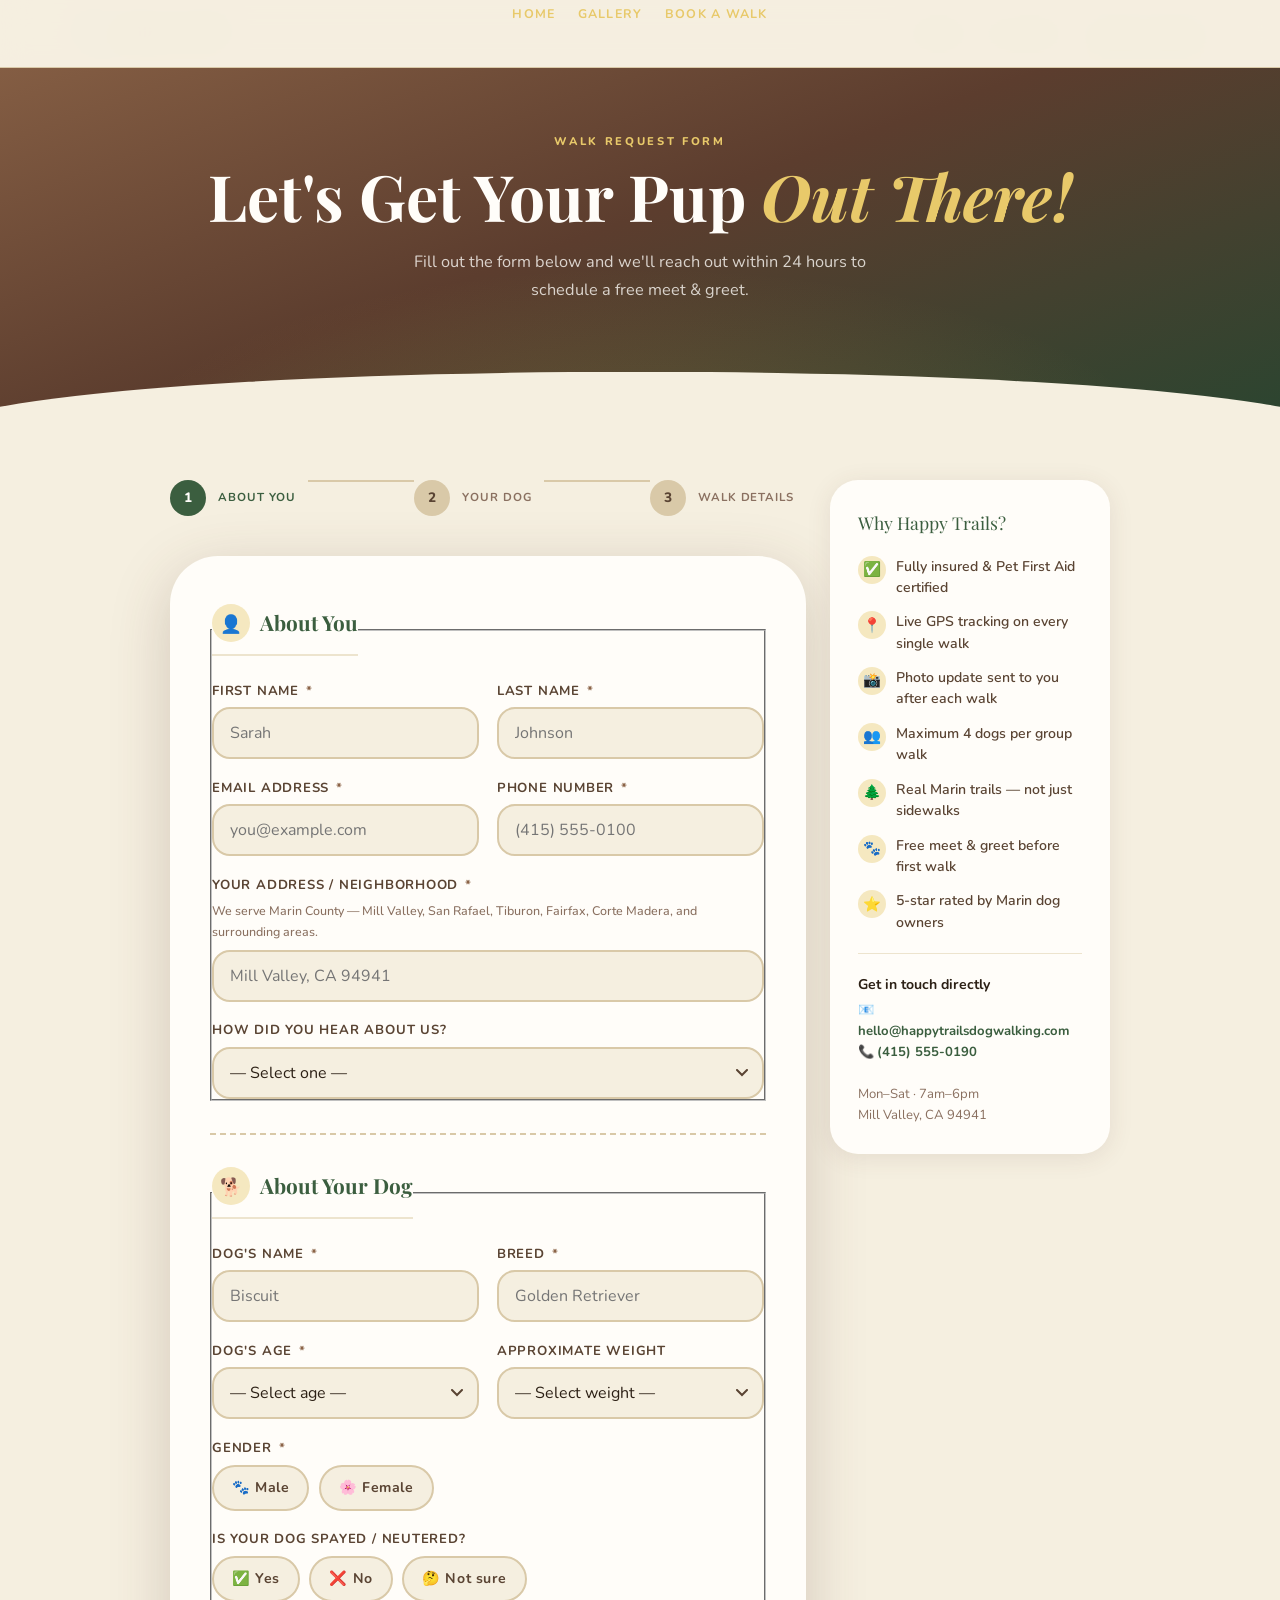
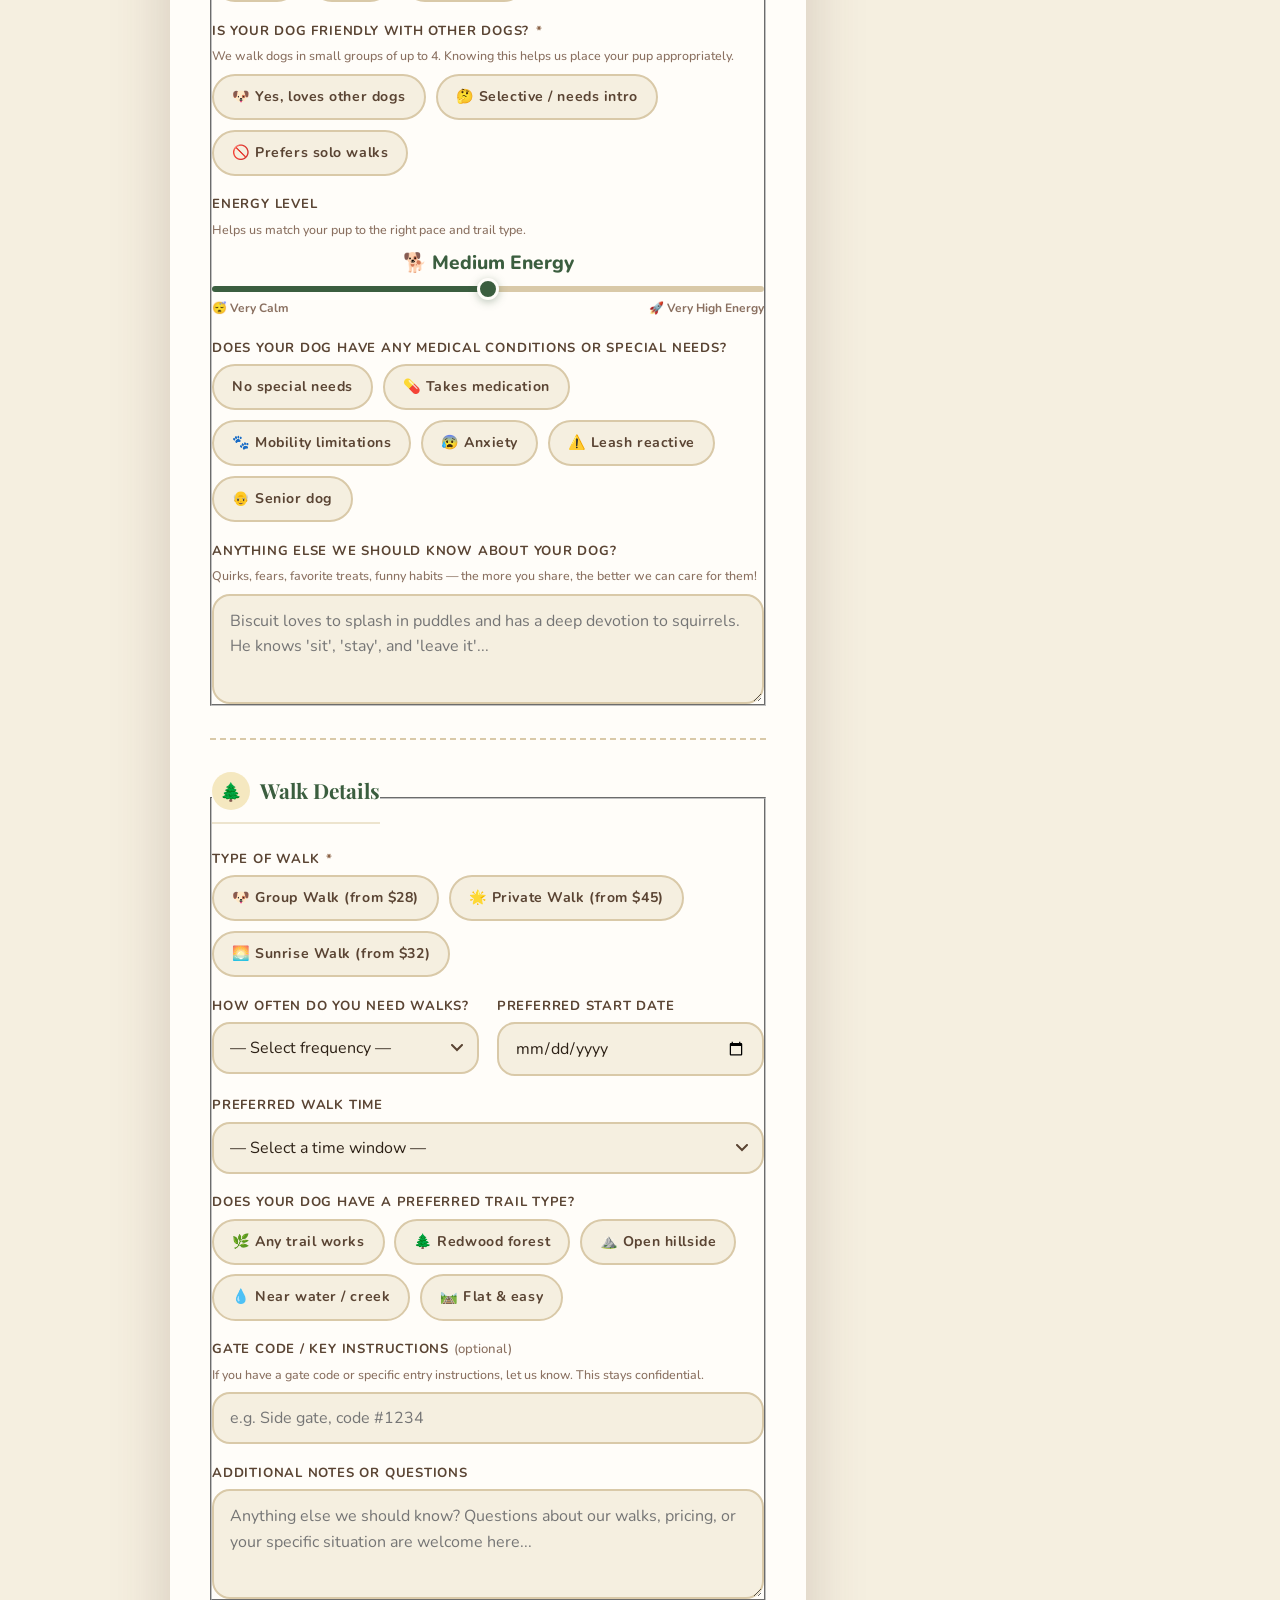
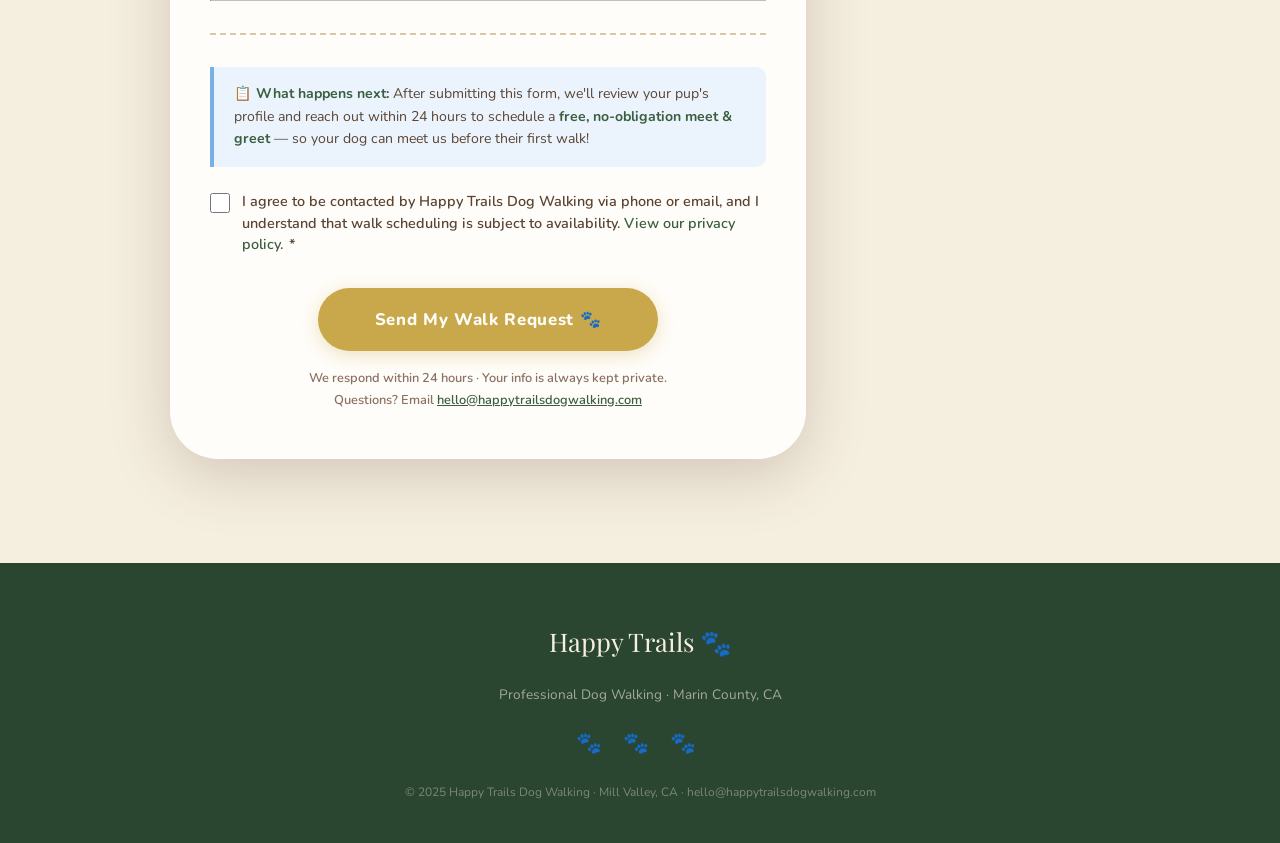
<file: request.html>
<!DOCTYPE html>
<html lang="en">
<head>
  <meta charset="UTF-8" />
  <meta name="viewport" content="width=device-width, initial-scale=1.0" />

  <!-- ── Primary SEO ── -->
  <title>Book a Walk | Happy Trails Dog Walking — Marin County, CA</title>
  <meta name="description" content="Ready to book? Fill out our simple dog walking request form and we'll be in touch within 24 hours to set up a meet & greet for your pup." />
  <meta name="robots" content="index, follow" />
  <link rel="canonical" href="https://www.happytrailsdogwalking.com/request.html" />

  <!-- ── Open Graph ── -->
  <meta property="og:type" content="website" />
  <meta property="og:title" content="Book a Walk | Happy Trails Dog Walking — Marin County" />
  <meta property="og:description" content="Book a professional dog walk in Marin County. Small groups, GPS tracking, photo updates every walk." />
  <meta property="og:url" content="https://www.happytrailsdogwalking.com/request.html" />
  <meta property="og:image" content="https://www.happytrailsdogwalking.com/og-image.jpg" />

  <!-- ── Breadcrumb Structured Data ── -->
  <script type="application/ld+json">
  {
    "@context": "https://schema.org",
    "@type": "BreadcrumbList",
    "itemListElement": [
      { "@type": "ListItem", "position": 1, "name": "Home",        "item": "https://www.happytrailsdogwalking.com/" },
      { "@type": "ListItem", "position": 2, "name": "Book a Walk", "item": "https://www.happytrailsdogwalking.com/request.html" }
    ]
  }
  </script>

  <!-- ── Service Structured Data ── -->
  <script type="application/ld+json">
  {
    "@context": "https://schema.org",
    "@type": "Service",
    "name": "Dog Walking — Walk Request",
    "provider": {
      "@type": "LocalBusiness",
      "name": "Happy Trails Dog Walking",
      "url": "https://www.happytrailsdogwalking.com"
    },
    "areaServed": "Marin County, CA",
    "description": "Professional dog walking service in Marin County. Request a walk via our online form."
  }
  </script>

  <link rel="icon" href="data:image/svg+xml,<svg xmlns='http://www.w3.org/2000/svg' viewBox='0 0 100 100'><text y='.9em' font-size='90'>🐾</text></svg>" />
  <link rel="preconnect" href="https://fonts.googleapis.com" />
  <link rel="preconnect" href="https://fonts.gstatic.com" crossorigin />
  <link rel="stylesheet" href="style.css" />

  <style>
    /* ── PAGE HEADER ── */
    .page-header {
      padding-top: var(--nav-h);
      background: linear-gradient(160deg, var(--bark) 0%, var(--redwood) 50%, var(--forest-dark) 100%);
      color: var(--white);
      text-align: center;
      padding-bottom: 5rem;
      position: relative;
      overflow: hidden;
    }
    .page-header::before {
      content: '';
      position: absolute;
      inset: 0;
      background: radial-gradient(ellipse 70% 80% at 50% 110%, rgba(200,168,75,0.2) 0%, transparent 60%);
    }
    .page-header::after {
      content: '';
      position: absolute;
      bottom: 0; left: 0; right: 0;
      height: 60px;
      background: var(--cream);
      clip-path: ellipse(55% 100% at 50% 100%);
    }
    .page-header-inner {
      max-width: var(--max-w);
      margin: 0 auto;
      padding: 4rem var(--side-pad) 3rem;
      position: relative;
      z-index: 1;
    }
    .page-header .section-label { color: var(--gold-light); display: block; }
    .page-header h1 {
      font-family: var(--font-display);
      font-size: clamp(2.2rem, 6vw, 4rem);
      line-height: 1.1;
      color: var(--white);
      margin-bottom: 1rem;
    }
    .page-header h1 em { font-style: italic; color: var(--gold-light); }
    .page-header p { font-size: 1.02rem; opacity: 0.78; max-width: 500px; margin: 0 auto; }

    /* ── FORM LAYOUT ── */
    .form-section { padding: 3rem 0 80px; }

    .form-wrapper {
      max-width: 760px;
      margin: 0 auto;
      padding: 0 var(--side-pad);
    }

    /* Progress steps */
    .form-steps {
      display: flex;
      justify-content: center;
      gap: 0;
      margin-bottom: 2.5rem;
    }
    .step-item {
      display: flex;
      align-items: center;
      gap: 0;
    }
    .step-circle {
      width: 36px; height: 36px;
      border-radius: 50%;
      background: var(--tan);
      color: var(--text-mid);
      display: flex; align-items: center; justify-content: center;
      font-weight: 800;
      font-size: 0.85rem;
      flex-shrink: 0;
      transition: background 0.3s, color 0.3s;
    }
    .step-label {
      font-size: 0.72rem;
      font-weight: 700;
      letter-spacing: 0.08em;
      text-transform: uppercase;
      color: var(--text-light);
      margin: 0 0.75rem;
      white-space: nowrap;
    }
    .step-line {
      flex: 1;
      height: 2px;
      background: var(--tan);
      min-width: 20px;
    }
    .step-item.active .step-circle {
      background: var(--forest);
      color: var(--white);
    }
    .step-item.active .step-label { color: var(--forest); }
    .step-item.done .step-circle {
      background: var(--gold);
      color: var(--white);
    }
    @media (max-width: 540px) {
      .step-label { display: none; }
      .step-line { min-width: 14px; }
    }

    /* Form card */
    .form-card {
      background: var(--white);
      border-radius: var(--radius-xl);
      box-shadow: var(--shadow-deep);
      padding: 2.5rem 1.5rem;
      margin-bottom: 1.5rem;
    }
    @media (min-width: 600px) {
      .form-card { padding: 3rem 2.5rem; }
    }

    /* Section groups */
    .form-group-label {
      display: flex;
      align-items: center;
      gap: 10px;
      font-family: var(--font-display);
      font-size: 1.3rem;
      font-weight: 700;
      color: var(--forest);
      margin-bottom: 1.5rem;
      padding-bottom: 0.75rem;
      border-bottom: 2px solid var(--cream-dark);
    }
    .form-group-label .group-icon {
      width: 38px; height: 38px;
      background: var(--gold-pale);
      border-radius: 50%;
      display: flex; align-items: center; justify-content: center;
      font-size: 1.1rem;
      flex-shrink: 0;
    }

    .form-grid {
      display: grid;
      grid-template-columns: 1fr;
      gap: 1.1rem;
    }
    @media (min-width: 540px) {
      .form-grid.two-col { grid-template-columns: 1fr 1fr; }
    }

    /* Field wrapper */
    .field {
      display: flex;
      flex-direction: column;
      gap: 5px;
    }
    .field.full { grid-column: 1 / -1; }

    label {
      font-weight: 700;
      font-size: 0.82rem;
      letter-spacing: 0.06em;
      text-transform: uppercase;
      color: var(--text-mid);
    }
    label .required {
      color: var(--bark);
      margin-left: 2px;
    }
    .field-hint {
      font-size: 0.78rem;
      color: var(--text-light);
      font-weight: 500;
      margin-top: -2px;
      margin-bottom: 2px;
    }

    input[type="text"],
    input[type="email"],
    input[type="tel"],
    input[type="number"],
    input[type="date"],
    select,
    textarea {
      width: 100%;
      padding: 13px 16px;
      border: 2px solid var(--tan);
      border-radius: var(--radius-md);
      font-family: var(--font-body);
      font-size: 1rem;
      color: var(--text-dark);
      background: var(--cream);
      transition: border-color 0.2s, box-shadow 0.2s, background 0.2s;
      -webkit-appearance: none;
      appearance: none;
      outline: none;
    }
    input:focus,
    select:focus,
    textarea:focus {
      border-color: var(--forest);
      box-shadow: 0 0 0 3px rgba(59,94,63,0.12);
      background: var(--white);
    }
    input.error,
    select.error,
    textarea.error {
      border-color: #C0392B;
      box-shadow: 0 0 0 3px rgba(192,57,43,0.1);
    }
    .error-msg {
      font-size: 0.78rem;
      color: #C0392B;
      font-weight: 600;
      display: none;
    }
    .error-msg.show { display: block; }

    select {
      background-image: url("data:image/svg+xml,%3Csvg xmlns='http://www.w3.org/2000/svg' width='12' height='8' viewBox='0 0 12 8'%3E%3Cpath d='M1 1l5 5 5-5' stroke='%235A4433' stroke-width='2' fill='none' stroke-linecap='round'/%3E%3C/svg%3E");
      background-repeat: no-repeat;
      background-position: right 14px center;
      padding-right: 42px;
    }

    textarea { resize: vertical; min-height: 110px; line-height: 1.6; }

    /* Radio / Checkbox pill group */
    .pill-group {
      display: flex;
      flex-wrap: wrap;
      gap: 0.6rem;
    }
    .pill-group input[type="radio"],
    .pill-group input[type="checkbox"] {
      position: absolute;
      opacity: 0;
      width: 0; height: 0;
      pointer-events: none;
    }
    .pill-group label {
      display: inline-flex;
      align-items: center;
      gap: 6px;
      padding: 9px 18px;
      border: 2px solid var(--tan);
      border-radius: 100px;
      background: var(--cream);
      font-size: 0.88rem;
      letter-spacing: 0.04em;
      text-transform: none;
      color: var(--text-mid);
      cursor: pointer;
      transition: all 0.2s ease;
      user-select: none;
      -webkit-tap-highlight-color: transparent;
    }
    .pill-group input:checked + label {
      background: var(--forest);
      border-color: var(--forest);
      color: var(--white);
    }
    .pill-group input:focus + label {
      outline: 2px solid var(--gold);
      outline-offset: 2px;
    }

    /* Range slider */
    .range-wrap {
      display: flex;
      flex-direction: column;
      gap: 6px;
    }
    .range-labels {
      display: flex;
      justify-content: space-between;
      font-size: 0.75rem;
      font-weight: 700;
      color: var(--text-light);
    }
    .range-value {
      font-size: 1.2rem;
      font-weight: 800;
      color: var(--forest);
      text-align: center;
    }
    input[type="range"] {
      width: 100%;
      -webkit-appearance: none;
      appearance: none;
      height: 6px;
      background: linear-gradient(to right, var(--forest) 0%, var(--forest) 50%, var(--tan) 50%, var(--tan) 100%);
      border-radius: 6px;
      outline: none;
      border: none;
      box-shadow: none;
      padding: 0;
    }
    input[type="range"]::-webkit-slider-thumb {
      -webkit-appearance: none;
      width: 22px; height: 22px;
      background: var(--forest);
      border-radius: 50%;
      cursor: pointer;
      border: 3px solid var(--white);
      box-shadow: 0 2px 8px rgba(59,94,63,0.35);
    }
    input[type="range"]::-moz-range-thumb {
      width: 22px; height: 22px;
      background: var(--forest);
      border-radius: 50%;
      cursor: pointer;
      border: 3px solid var(--white);
      box-shadow: 0 2px 8px rgba(59,94,63,0.35);
    }

    /* Divider between sections */
    .form-divider {
      border: none;
      border-top: 2px dashed var(--tan);
      margin: 2rem 0;
    }

    /* Special note box */
    .note-box {
      background: var(--sky-pale);
      border-left: 4px solid var(--sky);
      border-radius: 0 var(--radius-sm) var(--radius-sm) 0;
      padding: 1rem 1.25rem;
      font-size: 0.88rem;
      color: var(--text-mid);
      margin-bottom: 1.5rem;
      line-height: 1.6;
    }
    .note-box strong { color: var(--forest); }

    /* Checkbox single */
    .checkbox-field {
      display: flex;
      align-items: flex-start;
      gap: 12px;
      cursor: pointer;
    }
    .checkbox-field input[type="checkbox"] {
      width: 20px; height: 20px;
      min-width: 20px;
      margin-top: 2px;
      border: 2px solid var(--tan);
      border-radius: 5px;
      background: var(--cream);
      cursor: pointer;
      accent-color: var(--forest);
    }
    .checkbox-field span {
      font-size: 0.9rem;
      font-weight: 600;
      color: var(--text-mid);
      line-height: 1.5;
      text-transform: none;
      letter-spacing: 0;
    }

    /* Submit area */
    .submit-area {
      display: flex;
      flex-direction: column;
      align-items: center;
      gap: 1rem;
      margin-top: 2rem;
      text-align: center;
    }
    .submit-area .btn {
      width: 100%;
      max-width: 340px;
      padding: 18px 36px;
      font-size: 1.05rem;
    }
    .submit-note {
      font-size: 0.8rem;
      color: var(--text-light);
      font-weight: 600;
    }
    .submit-note a { color: var(--forest); text-decoration: underline; }

    /* ── SUCCESS STATE ── */
    .success-screen {
      display: none;
      text-align: center;
      padding: 3rem 1.5rem;
    }
    .success-screen.show { display: block; }
    .success-icon {
      font-size: 5rem;
      margin-bottom: 1.25rem;
      display: block;
      animation: float 3s ease-in-out infinite;
    }
    .success-screen h2 {
      font-family: var(--font-display);
      font-size: 2rem;
      color: var(--forest);
      margin-bottom: 0.75rem;
    }
    .success-screen p {
      color: var(--text-mid);
      max-width: 400px;
      margin: 0 auto 1.75rem;
    }

    /* ── Sidebar trust block (desktop) ── */
    .form-layout {
      display: flex;
      flex-direction: column;
      gap: 1.5rem;
      max-width: 980px;
      margin: 0 auto;
      padding: 0 var(--side-pad);
    }
    @media (min-width: 900px) {
      .form-layout {
        flex-direction: row;
        align-items: flex-start;
      }
      .form-main  { flex: 1; }
      .form-aside { flex: 0 0 280px; position: sticky; top: calc(var(--nav-h) + 2rem); }
    }

    .aside-card {
      background: var(--white);
      border-radius: var(--radius-lg);
      box-shadow: var(--shadow-soft);
      padding: 1.75rem;
    }
    .aside-title {
      font-family: var(--font-display);
      font-size: 1.1rem;
      color: var(--forest);
      margin-bottom: 1.1rem;
    }
    .aside-list {
      list-style: none;
      display: flex;
      flex-direction: column;
      gap: 0.85rem;
    }
    .aside-list li {
      display: flex;
      align-items: flex-start;
      gap: 10px;
      font-size: 0.88rem;
      font-weight: 600;
      color: var(--text-mid);
      line-height: 1.5;
    }
    .aside-list .ai {
      width: 28px; height: 28px;
      background: var(--gold-pale);
      border-radius: 50%;
      display: flex; align-items: center; justify-content: center;
      font-size: 0.9rem;
      flex-shrink: 0;
    }
    .aside-divider { border: none; border-top: 1.5px solid var(--cream-dark); margin: 1.25rem 0; }
    .aside-contact {
      font-size: 0.82rem;
      color: var(--text-light);
      line-height: 1.6;
    }
    .aside-contact a { color: var(--forest); font-weight: 700; }
    .aside-contact strong { display: block; color: var(--text-dark); font-size: 0.88rem; margin-bottom: 0.25rem; }

    /* Hide aside on mobile, show inline instead */
    .mobile-trust {
      background: var(--forest-dark);
      border-radius: var(--radius-lg);
      padding: 1.5rem;
      margin: 0 var(--side-pad) 1.5rem;
      display: flex;
      flex-wrap: wrap;
      gap: 0.75rem 1.5rem;
      justify-content: center;
    }
    .mobile-trust-item {
      display: flex;
      align-items: center;
      gap: 7px;
      color: rgba(245,239,224,0.85);
      font-size: 0.82rem;
      font-weight: 700;
    }
    .mobile-trust-item .ti {
      width: 28px; height: 28px;
      background: rgba(255,255,255,0.1);
      border-radius: 50%;
      display: flex; align-items: center; justify-content: center;
      font-size: 0.85rem;
    }
    @media (min-width: 900px) { .mobile-trust { display: none; } }
    @media (min-width: 900px) { .form-wrapper { max-width: 100%; padding: 0; } }
  </style>
</head>
<body>
  <a href="#main-content" class="skip-link">Skip to main content</a>

  <!-- ── NAV ── -->
  <nav aria-label="Main navigation">
    <div class="nav-inner">
      <a href="index.html" class="nav-logo" aria-label="Happy Trails Dog Walking — Home">
        <span class="paw" aria-hidden="true">🐾</span>
        <div class="nav-logo-text">
          Happy Trails
          <span>Dog Walking</span>
        </div>
      </a>
      <button class="nav-toggle" aria-expanded="false" aria-controls="nav-menu" aria-label="Toggle navigation menu">
        <span></span><span></span><span></span>
      </button>
      <ul class="nav-links" id="nav-menu" role="list">
        <li><a href="index.html">Home</a></li>
        <li><a href="gallery.html">Gallery</a></li>
        <li><a href="request.html" class="active" aria-current="page">Book a Walk</a></li>
      </ul>
    </div>
  </nav>

  <!-- ── PAGE HEADER ── -->
  <header class="page-header" role="banner">
    <div class="page-header-inner">
      <span class="section-label">Walk Request Form</span>
      <h1>Let's Get Your Pup <em>Out There!</em></h1>
      <p>Fill out the form below and we'll reach out within 24 hours to schedule a free meet & greet.</p>
    </div>
  </header>

  <!-- ── MAIN ── -->
  <main id="main-content">

    <section class="form-section">

      <!-- Mobile trust strip -->
      <div class="mobile-trust" role="list" aria-label="Why choose Happy Trails">
        <div class="mobile-trust-item" role="listitem">
          <div class="ti" aria-hidden="true">✅</div> Fully Insured
        </div>
        <div class="mobile-trust-item" role="listitem">
          <div class="ti" aria-hidden="true">📍</div> GPS Every Walk
        </div>
        <div class="mobile-trust-item" role="listitem">
          <div class="ti" aria-hidden="true">📸</div> Photo Updates
        </div>
        <div class="mobile-trust-item" role="listitem">
          <div class="ti" aria-hidden="true">💬</div> Reply in 24 hrs
        </div>
      </div>

      <div class="form-layout">
        <!-- ── FORM MAIN ── -->
        <div class="form-main">

          <!-- Progress steps -->
          <div class="form-steps" role="list" aria-label="Form progress">
            <div class="step-item active" role="listitem">
              <div class="step-circle" aria-label="Step 1 of 3 - current">1</div>
              <span class="step-label">About You</span>
            </div>
            <div class="step-line" aria-hidden="true"></div>
            <div class="step-item" role="listitem">
              <div class="step-circle" aria-label="Step 2 of 3">2</div>
              <span class="step-label">Your Dog</span>
            </div>
            <div class="step-line" aria-hidden="true"></div>
            <div class="step-item" role="listitem">
              <div class="step-circle" aria-label="Step 3 of 3">3</div>
              <span class="step-label">Walk Details</span>
            </div>
          </div>

          <!-- FORM CARD -->
          <div class="form-card">

            <!-- Success screen (hidden until submit) -->
            <div class="success-screen" id="success-screen" aria-live="polite">
              <span class="success-icon" aria-hidden="true">🎉</span>
              <h2>You're All Set!</h2>
              <p>Thanks for reaching out! We'll review your request and get back to you within <strong>24 hours</strong> to schedule a free meet & greet.</p>
              <a href="gallery.html" class="btn btn-primary">See Our Happy Pack →</a>
            </div>

            <form id="walk-request-form" novalidate aria-label="Dog walk request form">

              <!-- ── SECTION 1: About You ── -->
              <fieldset>
                <legend class="form-group-label">
                  <div class="group-icon" aria-hidden="true">👤</div>
                  About You
                </legend>

                <div class="form-grid two-col">
                  <div class="field">
                    <label for="first-name">First Name <span class="required" aria-label="required">*</span></label>
                    <input type="text" id="first-name" name="first_name" placeholder="Sarah" autocomplete="given-name" required />
                    <span class="error-msg" id="err-first-name">Please enter your first name.</span>
                  </div>
                  <div class="field">
                    <label for="last-name">Last Name <span class="required" aria-label="required">*</span></label>
                    <input type="text" id="last-name" name="last_name" placeholder="Johnson" autocomplete="family-name" required />
                    <span class="error-msg" id="err-last-name">Please enter your last name.</span>
                  </div>
                  <div class="field">
                    <label for="email">Email Address <span class="required" aria-label="required">*</span></label>
                    <input type="email" id="email" name="email" placeholder="you@example.com" autocomplete="email" required />
                    <span class="error-msg" id="err-email">Please enter a valid email address.</span>
                  </div>
                  <div class="field">
                    <label for="phone">Phone Number <span class="required" aria-label="required">*</span></label>
                    <input type="tel" id="phone" name="phone" placeholder="(415) 555-0100" autocomplete="tel" required />
                    <span class="error-msg" id="err-phone">Please enter your phone number.</span>
                  </div>
                  <div class="field full">
                    <label for="address">Your Address / Neighborhood <span class="required" aria-label="required">*</span></label>
                    <div class="field-hint">We serve Marin County — Mill Valley, San Rafael, Tiburon, Fairfax, Corte Madera, and surrounding areas.</div>
                    <input type="text" id="address" name="address" placeholder="Mill Valley, CA 94941" autocomplete="street-address" required />
                    <span class="error-msg" id="err-address">Please enter your address or neighborhood.</span>
                  </div>
                  <div class="field full">
                    <label for="how-heard">How did you hear about us?</label>
                    <select id="how-heard" name="how_heard">
                      <option value="">— Select one —</option>
                      <option value="google">Google Search</option>
                      <option value="instagram">Instagram</option>
                      <option value="nextdoor">Nextdoor</option>
                      <option value="referral">Friend / Neighbor Referral</option>
                      <option value="vet">Vet or Groomer</option>
                      <option value="other">Other</option>
                    </select>
                  </div>
                </div>
              </fieldset>

              <hr class="form-divider" />

              <!-- ── SECTION 2: About Your Dog ── -->
              <fieldset>
                <legend class="form-group-label">
                  <div class="group-icon" aria-hidden="true">🐕</div>
                  About Your Dog
                </legend>

                <div class="form-grid two-col">

                  <div class="field">
                    <label for="dog-name">Dog's Name <span class="required" aria-label="required">*</span></label>
                    <input type="text" id="dog-name" name="dog_name" placeholder="Biscuit" required />
                    <span class="error-msg" id="err-dog-name">Please enter your dog's name.</span>
                  </div>

                  <div class="field">
                    <label for="dog-breed">Breed <span class="required" aria-label="required">*</span></label>
                    <input type="text" id="dog-breed" name="dog_breed" placeholder="Golden Retriever" required />
                    <span class="error-msg" id="err-dog-breed">Please enter your dog's breed.</span>
                  </div>

                  <div class="field">
                    <label for="dog-age">Dog's Age <span class="required" aria-label="required">*</span></label>
                    <select id="dog-age" name="dog_age" required>
                      <option value="">— Select age —</option>
                      <option value="puppy-under1">Puppy (under 1 year)</option>
                      <option value="young-1-3">Young (1–3 years)</option>
                      <option value="adult-4-7">Adult (4–7 years)</option>
                      <option value="senior-8plus">Senior (8+ years)</option>
                    </select>
                    <span class="error-msg" id="err-dog-age">Please select your dog's age range.</span>
                  </div>

                  <div class="field">
                    <label for="dog-weight">Approximate Weight</label>
                    <select id="dog-weight" name="dog_weight">
                      <option value="">— Select weight —</option>
                      <option value="tiny">Under 15 lbs (Tiny)</option>
                      <option value="small">15–30 lbs (Small)</option>
                      <option value="medium">30–60 lbs (Medium)</option>
                      <option value="large">60–90 lbs (Large)</option>
                      <option value="xlarge">90+ lbs (Extra Large)</option>
                    </select>
                  </div>

                  <!-- Gender -->
                  <div class="field full">
                    <label as="span">Gender <span class="required" aria-label="required">*</span></label>
                    <div class="pill-group" role="radiogroup" aria-label="Dog's gender" aria-required="true">
                      <input type="radio" name="dog_gender" id="gender-male" value="male" required />
                      <label for="gender-male">🐾 Male</label>
                      <input type="radio" name="dog_gender" id="gender-female" value="female" />
                      <label for="gender-female">🌸 Female</label>
                    </div>
                    <span class="error-msg" id="err-gender">Please select your dog's gender.</span>
                  </div>

                  <!-- Spayed/Neutered -->
                  <div class="field full">
                    <label as="span">Is your dog spayed / neutered?</label>
                    <div class="pill-group" role="radiogroup" aria-label="Spayed or neutered status">
                      <input type="radio" name="spayed" id="spayed-yes" value="yes" />
                      <label for="spayed-yes">✅ Yes</label>
                      <input type="radio" name="spayed" id="spayed-no" value="no" />
                      <label for="spayed-no">❌ No</label>
                      <input type="radio" name="spayed" id="spayed-unsure" value="unsure" />
                      <label for="spayed-unsure">🤔 Not sure</label>
                    </div>
                  </div>

                  <!-- Dog friendly -->
                  <div class="field full">
                    <label as="span">Is your dog friendly with other dogs? <span class="required" aria-label="required">*</span></label>
                    <div class="field-hint">We walk dogs in small groups of up to 4. Knowing this helps us place your pup appropriately.</div>
                    <div class="pill-group" role="radiogroup" aria-label="Dog friendliness with other dogs" aria-required="true">
                      <input type="radio" name="dog_friendly" id="friendly-yes" value="yes" required />
                      <label for="friendly-yes">🐶 Yes, loves other dogs</label>
                      <input type="radio" name="dog_friendly" id="friendly-selective" value="selective" />
                      <label for="friendly-selective">🤔 Selective / needs intro</label>
                      <input type="radio" name="dog_friendly" id="friendly-no" value="no" />
                      <label for="friendly-no">🚫 Prefers solo walks</label>
                    </div>
                    <span class="error-msg" id="err-friendly">Please let us know how your dog does with other dogs.</span>
                  </div>

                  <!-- Energy level -->
                  <div class="field full">
                    <label for="energy-level">Energy Level</label>
                    <div class="field-hint">Helps us match your pup to the right pace and trail type.</div>
                    <div class="range-wrap">
                      <div class="range-value" id="energy-display" aria-live="polite">Medium Energy 🐕</div>
                      <input type="range" id="energy-level" name="energy_level" min="1" max="5" value="3" aria-label="Energy level from 1 (very calm) to 5 (very high energy)" />
                      <div class="range-labels">
                        <span>😴 Very Calm</span>
                        <span>🚀 Very High Energy</span>
                      </div>
                    </div>
                  </div>

                  <!-- Medical / special needs -->
                  <div class="field full">
                    <label as="span">Does your dog have any medical conditions or special needs?</label>
                    <div class="pill-group" role="group" aria-label="Special needs or conditions">
                      <input type="checkbox" name="special" id="special-none" value="none" />
                      <label for="special-none">No special needs</label>
                      <input type="checkbox" name="special" id="special-meds" value="meds" />
                      <label for="special-meds">💊 Takes medication</label>
                      <input type="checkbox" name="special" id="special-mobility" value="mobility" />
                      <label for="special-mobility">🐾 Mobility limitations</label>
                      <input type="checkbox" name="special" id="special-anxiety" value="anxiety" />
                      <label for="special-anxiety">😰 Anxiety</label>
                      <input type="checkbox" name="special" id="special-reactive" value="reactive" />
                      <label for="special-reactive">⚠️ Leash reactive</label>
                      <input type="checkbox" name="special" id="special-senior" value="senior" />
                      <label for="special-senior">👴 Senior dog</label>
                    </div>
                  </div>

                  <div class="field full">
                    <label for="dog-notes">Anything else we should know about your dog?</label>
                    <div class="field-hint">Quirks, fears, favorite treats, funny habits — the more you share, the better we can care for them!</div>
                    <textarea id="dog-notes" name="dog_notes" placeholder="Biscuit loves to splash in puddles and has a deep devotion to squirrels. He knows 'sit', 'stay', and 'leave it'..."></textarea>
                  </div>

                </div>
              </fieldset>

              <hr class="form-divider" />

              <!-- ── SECTION 3: Walk Details ── -->
              <fieldset>
                <legend class="form-group-label">
                  <div class="group-icon" aria-hidden="true">🌲</div>
                  Walk Details
                </legend>

                <div class="form-grid two-col">

                  <div class="field full">
                    <label as="span">Type of Walk <span class="required" aria-label="required">*</span></label>
                    <div class="pill-group" role="radiogroup" aria-label="Walk type" aria-required="true">
                      <input type="radio" name="walk_type" id="walk-group" value="group" required />
                      <label for="walk-group">🐶 Group Walk (from $28)</label>
                      <input type="radio" name="walk_type" id="walk-private" value="private" />
                      <label for="walk-private">🌟 Private Walk (from $45)</label>
                      <input type="radio" name="walk_type" id="walk-sunrise" value="sunrise" />
                      <label for="walk-sunrise">🌅 Sunrise Walk (from $32)</label>
                    </div>
                    <span class="error-msg" id="err-walk-type">Please select a walk type.</span>
                  </div>

                  <div class="field">
                    <label for="walk-frequency">How often do you need walks?</label>
                    <select id="walk-frequency" name="walk_frequency">
                      <option value="">— Select frequency —</option>
                      <option value="daily">Daily (5x / week)</option>
                      <option value="weekdays">Weekdays only</option>
                      <option value="3x">3x per week</option>
                      <option value="1-2x">1–2x per week</option>
                      <option value="occasional">Occasional / as needed</option>
                      <option value="trial">Just trying it out</option>
                    </select>
                  </div>

                  <div class="field">
                    <label for="start-date">Preferred Start Date</label>
                    <input type="date" id="start-date" name="start_date" />
                  </div>

                  <div class="field full">
                    <label for="preferred-time">Preferred Walk Time</label>
                    <select id="preferred-time" name="preferred_time">
                      <option value="">— Select a time window —</option>
                      <option value="sunrise">Early Morning (7–9am)</option>
                      <option value="morning">Mid-Morning (9–11am)</option>
                      <option value="midday">Midday (11am–1pm)</option>
                      <option value="afternoon">Afternoon (1–4pm)</option>
                      <option value="flexible">Flexible — any time works</option>
                    </select>
                  </div>

                  <div class="field full">
                    <label as="span">Does your dog have a preferred trail type?</label>
                    <div class="pill-group" role="group" aria-label="Preferred trail types">
                      <input type="checkbox" name="trail" id="trail-any" value="any" />
                      <label for="trail-any">🌿 Any trail works</label>
                      <input type="checkbox" name="trail" id="trail-redwood" value="redwood" />
                      <label for="trail-redwood">🌲 Redwood forest</label>
                      <input type="checkbox" name="trail" id="trail-hill" value="hill" />
                      <label for="trail-hill">⛰️ Open hillside</label>
                      <input type="checkbox" name="trail" id="trail-water" value="water" />
                      <label for="trail-water">💧 Near water / creek</label>
                      <input type="checkbox" name="trail" id="trail-flat" value="flat" />
                      <label for="trail-flat">🛤️ Flat & easy</label>
                    </div>
                  </div>

                  <div class="field full">
                    <label for="gate-code">Gate Code / Key Instructions <span style="font-weight:500; text-transform:none; letter-spacing:0; color:var(--text-light);">(optional)</span></label>
                    <div class="field-hint">If you have a gate code or specific entry instructions, let us know. This stays confidential.</div>
                    <input type="text" id="gate-code" name="gate_code" placeholder="e.g. Side gate, code #1234" />
                  </div>

                  <div class="field full">
                    <label for="additional-notes">Additional Notes or Questions</label>
                    <textarea id="additional-notes" name="additional_notes" placeholder="Anything else we should know? Questions about our walks, pricing, or your specific situation are welcome here..."></textarea>
                  </div>

                </div>
              </fieldset>

              <hr class="form-divider" />

              <!-- ── AGREEMENT ── -->
              <div class="note-box" role="note">
                <strong>📋 What happens next:</strong> After submitting this form, we'll review your pup's profile and reach out within 24 hours to schedule a <strong>free, no-obligation meet & greet</strong> — so your dog can meet us before their first walk!
              </div>

              <label class="checkbox-field" for="agree-terms">
                <input type="checkbox" id="agree-terms" name="agree_terms" required />
                <span>I agree to be contacted by Happy Trails Dog Walking via phone or email, and I understand that walk scheduling is subject to availability. <a href="#" style="color:var(--forest);">View our privacy policy</a>. <span class="required" aria-label="required">*</span></span>
              </label>
              <span class="error-msg" id="err-terms" style="margin-top:0.25rem;">Please accept the terms to continue.</span>

              <div class="submit-area">
                <button type="submit" class="btn btn-gold btn-lg" id="submit-btn">
                  Send My Walk Request 🐾
                </button>
                <p class="submit-note">
                  We respond within 24 hours · Your info is always kept private.<br>
                  Questions? Email <a href="mailto:hello@happytrailsdogwalking.com">hello@happytrailsdogwalking.com</a>
                </p>
              </div>

            </form>
          </div><!-- /.form-card -->
        </div><!-- /.form-main -->

        <!-- ── ASIDE (desktop only) ── -->
        <aside class="form-aside" aria-label="Why choose Happy Trails">
          <div class="aside-card">
            <div class="aside-title">Why Happy Trails?</div>
            <ul class="aside-list" role="list">
              <li>
                <div class="ai" aria-hidden="true">✅</div>
                <span>Fully insured & Pet First Aid certified</span>
              </li>
              <li>
                <div class="ai" aria-hidden="true">📍</div>
                <span>Live GPS tracking on every single walk</span>
              </li>
              <li>
                <div class="ai" aria-hidden="true">📸</div>
                <span>Photo update sent to you after each walk</span>
              </li>
              <li>
                <div class="ai" aria-hidden="true">👥</div>
                <span>Maximum 4 dogs per group walk</span>
              </li>
              <li>
                <div class="ai" aria-hidden="true">🌲</div>
                <span>Real Marin trails — not just sidewalks</span>
              </li>
              <li>
                <div class="ai" aria-hidden="true">🐾</div>
                <span>Free meet & greet before first walk</span>
              </li>
              <li>
                <div class="ai" aria-hidden="true">⭐</div>
                <span>5-star rated by Marin dog owners</span>
              </li>
            </ul>
            <hr class="aside-divider" />
            <div class="aside-contact">
              <strong>Get in touch directly</strong>
              📧 <a href="mailto:hello@happytrailsdogwalking.com">hello@happytrailsdogwalking.com</a><br>
              📞 <a href="tel:+14155550190">(415) 555-0190</a><br><br>
              Mon–Sat · 7am–6pm<br>
              Mill Valley, CA 94941
            </div>
          </div>
        </aside>

      </div><!-- /.form-layout -->
    </section>

  </main>

  <!-- ── FOOTER ── -->
  <footer role="contentinfo">
    <div class="footer-inner">
      <div class="footer-logo">Happy Trails 🐾</div>
      <p class="footer-tagline">Professional Dog Walking · Marin County, CA</p>
      <nav aria-label="Footer navigation">
        <ul class="footer-nav">
          <li><a href="index.html">Home</a></li>
          <li><a href="gallery.html">Gallery</a></li>
          <li><a href="request.html">Book a Walk</a></li>
        </ul>
      </nav>
      <div class="footer-paws" aria-hidden="true">🐾 🐾 🐾</div>
      <p class="footer-copy">© 2025 Happy Trails Dog Walking · Mill Valley, CA · hello@happytrailsdogwalking.com</p>
    </div>
  </footer>

  <script>
    // ── Mobile nav ──
    const toggle = document.querySelector('.nav-toggle');
    const menu   = document.querySelector('.nav-links');
    toggle.addEventListener('click', () => {
      const open = menu.classList.toggle('open');
      toggle.setAttribute('aria-expanded', open);
    });
    menu.querySelectorAll('a').forEach(a => a.addEventListener('click', () => {
      menu.classList.remove('open');
      toggle.setAttribute('aria-expanded', 'false');
    }));
    document.addEventListener('click', e => {
      if (!e.target.closest('nav')) {
        menu.classList.remove('open');
        toggle.setAttribute('aria-expanded', 'false');
      }
    });

    // ── Set min date to today ──
    const dateInput = document.getElementById('start-date');
    const today = new Date().toISOString().split('T')[0];
    dateInput.setAttribute('min', today);

    // ── Energy range ──
    const energySlider  = document.getElementById('energy-level');
    const energyDisplay = document.getElementById('energy-display');
    const energyLabels  = ['😴 Very Calm', '🐢 Calm & Steady', '🐕 Medium Energy', '⚡ High Energy', '🚀 Non-Stop Energy!'];
    function updateEnergy() {
      const val = parseInt(energySlider.value) - 1;
      energyDisplay.textContent = energyLabels[val];
      const pct = (parseInt(energySlider.value) - 1) / 4 * 100;
      energySlider.style.background = `linear-gradient(to right, var(--forest) ${pct}%, var(--tan) ${pct}%)`;
    }
    energySlider.addEventListener('input', updateEnergy);
    updateEnergy();

    // ── Progress steps ──
    const steps   = document.querySelectorAll('.step-item');
    const fields1 = ['first-name','last-name','email','phone','address'];
    const fields2 = ['dog-name','dog-breed','dog-age'];
    function updateSteps() {
      const s1done = fields1.every(id => document.getElementById(id).value.trim() !== '');
      const s2done = fields2.every(id => document.getElementById(id).value.trim() !== '');
      steps[0].classList.toggle('done',   s1done);
      steps[1].classList.toggle('active', s1done && !s2done);
      steps[1].classList.toggle('done',   s1done && s2done);
      steps[2].classList.toggle('active', s1done && s2done);
    }
    [...fields1,...fields2].forEach(id => {
      document.getElementById(id).addEventListener('input', updateSteps);
    });

    // ── Form validation & submit ──
    const form = document.getElementById('walk-request-form');
    const successScreen = document.getElementById('success-screen');

    function showError(fieldId, errId, show) {
      const field = document.getElementById(fieldId);
      const err   = document.getElementById(errId);
      if (!field || !err) return;
      field.classList.toggle('error', show);
      err.classList.toggle('show', show);
    }

    function validateForm() {
      let valid = true;

      // Text fields
      [
        ['first-name',  'err-first-name'],
        ['last-name',   'err-last-name'],
        ['email',       'err-email'],
        ['phone',       'err-phone'],
        ['address',     'err-address'],
        ['dog-name',    'err-dog-name'],
        ['dog-breed',   'err-dog-breed'],
        ['dog-age',     'err-dog-age'],
      ].forEach(([fid, eid]) => {
        const el = document.getElementById(fid);
        const empty = !el.value.trim();
        const emailBad = fid === 'email' && el.value && !/^[^\s@]+@[^\s@]+\.[^\s@]+$/.test(el.value);
        const bad = empty || emailBad;
        showError(fid, eid, bad);
        if (bad) valid = false;
      });

      // Radio: gender
      const genderChecked = document.querySelector('input[name="dog_gender"]:checked');
      const genderErr = document.getElementById('err-gender');
      genderErr.classList.toggle('show', !genderChecked);
      if (!genderChecked) valid = false;

      // Radio: dog_friendly
      const friendlyChecked = document.querySelector('input[name="dog_friendly"]:checked');
      const friendlyErr = document.getElementById('err-friendly');
      friendlyErr.classList.toggle('show', !friendlyChecked);
      if (!friendlyChecked) valid = false;

      // Radio: walk_type
      const walkChecked = document.querySelector('input[name="walk_type"]:checked');
      const walkErr = document.getElementById('err-walk-type');
      walkErr.classList.toggle('show', !walkChecked);
      if (!walkChecked) valid = false;

      // Checkbox: agree_terms
      const agreeChecked = document.getElementById('agree-terms').checked;
      const agreeErr = document.getElementById('err-terms');
      agreeErr.classList.toggle('show', !agreeChecked);
      if (!agreeChecked) valid = false;

      return valid;
    }

    form.addEventListener('submit', e => {
      e.preventDefault();
      if (validateForm()) {
        // Show success state
        form.style.display = 'none';
        successScreen.classList.add('show');
        successScreen.focus();
        window.scrollTo({ top: 0, behavior: 'smooth' });
      } else {
        // Scroll to first error
        const firstErr = form.querySelector('.error, .show');
        if (firstErr) firstErr.scrollIntoView({ behavior: 'smooth', block: 'center' });
      }
    });

    // Live validation on blur
    form.querySelectorAll('input, select, textarea').forEach(el => {
      el.addEventListener('blur', () => {
        if (el.hasAttribute('required') && !el.value.trim()) {
          el.classList.add('error');
        } else {
          el.classList.remove('error');
        }
      });
      el.addEventListener('input', () => {
        if (el.value.trim()) el.classList.remove('error');
      });
    });
  </script>
</body>
</html>
</file>
<file: style.css>
/* ============================================
   HAPPY TRAILS DOG WALKING — GLOBAL STYLES
   Mobile-First | Premium SEO-Ready
   ============================================ */

@import url('https://fonts.googleapis.com/css2?family=Playfair+Display:ital,wght@0,400;0,700;1,400;1,700&family=Nunito:wght@400;500;600;700;800&display=swap');

/* ── CSS Variables ── */
:root {
  --redwood:     #5C3D2E;
  --forest:      #3B5E3F;
  --forest-mid:  #4E7A52;
  --forest-dark: #2A4530;
  --gold:        #C8A84B;
  --gold-light:  #E8C96A;
  --gold-pale:   #F5E8C0;
  --sky:         #7AAFE6;
  --sky-light:   #C8DFF5;
  --sky-pale:    #EBF4FD;
  --cream:       #F5EFE0;
  --cream-dark:  #EDE4CE;
  --tan:         #D9C9A8;
  --bark:        #8B6347;
  --bark-light:  #B8916A;
  --text-dark:   #2C2015;
  --text-mid:    #5A4433;
  --text-light:  #8A7060;
  --white:       #FFFDF9;

  --font-display: 'Playfair Display', Georgia, serif;
  --font-body:    'Nunito', sans-serif;

  --nav-h: 68px;

  --radius-sm: 10px;
  --radius-md: 18px;
  --radius-lg: 28px;
  --radius-xl: 48px;

  --shadow-soft: 0 4px 24px rgba(92,61,46,0.10);
  --shadow-med:  0 8px 36px rgba(92,61,46,0.16);
  --shadow-deep: 0 16px 60px rgba(92,61,46,0.22);

  --max-w: 1160px;
  --side-pad: 1.25rem;
}

/* ── Reset ── */
*, *::before, *::after { box-sizing: border-box; margin: 0; padding: 0; }
html { scroll-behavior: smooth; -webkit-text-size-adjust: 100%; }
body {
  font-family: var(--font-body);
  background: var(--cream);
  color: var(--text-dark);
  line-height: 1.72;
  overflow-x: hidden;
}
img { display: block; max-width: 100%; height: auto; }
a  { color: inherit; text-decoration: none; }
button { font-family: inherit; }

/* ── Skip Link (Accessibility + SEO) ── */
.skip-link {
  position: absolute;
  top: -50px;
  left: 1rem;
  background: var(--forest);
  color: var(--white);
  padding: 10px 18px;
  border-radius: var(--radius-sm);
  font-weight: 700;
  font-size: 0.9rem;
  z-index: 9999;
  transition: top 0.2s;
}
.skip-link:focus { top: 1rem; outline: 3px solid var(--gold); }

/* ─────────────────────────────
   NAVIGATION
───────────────────────────── */
nav {
  position: fixed;
  top: 0; left: 0; right: 0;
  z-index: 200;
  background: rgba(245,239,224,0.96);
  backdrop-filter: blur(14px);
  -webkit-backdrop-filter: blur(14px);
  border-bottom: 1.5px solid var(--tan);
  height: var(--nav-h);
}
.nav-inner {
  max-width: var(--max-w);
  margin: 0 auto;
  padding: 0 var(--side-pad);
  height: 100%;
  display: flex;
  align-items: center;
  justify-content: space-between;
  gap: 1rem;
}
.nav-logo {
  display: flex;
  align-items: center;
  gap: 9px;
  flex-shrink: 0;
}
.nav-logo .paw { font-size: 1.5rem; line-height: 1; }
.nav-logo-text {
  font-family: var(--font-display);
  font-size: 1.1rem;
  font-weight: 700;
  color: var(--forest);
  line-height: 1.1;
}
.nav-logo-text span {
  display: block;
  font-family: var(--font-body);
  font-size: 0.6rem;
  font-weight: 800;
  letter-spacing: 0.2em;
  text-transform: uppercase;
  color: var(--gold);
}
/* Hamburger */
.nav-toggle {
  display: flex;
  flex-direction: column;
  justify-content: center;
  gap: 5px;
  width: 44px;
  height: 44px;
  background: none;
  border: none;
  cursor: pointer;
  padding: 6px;
  border-radius: var(--radius-sm);
  -webkit-tap-highlight-color: transparent;
}
.nav-toggle span {
  display: block;
  height: 2.5px;
  background: var(--forest);
  border-radius: 4px;
  transition: all 0.3s ease;
  transform-origin: center;
}
.nav-toggle[aria-expanded="true"] span:nth-child(1) {
  transform: translateY(7.5px) rotate(45deg);
}
.nav-toggle[aria-expanded="true"] span:nth-child(2) {
  opacity: 0; transform: scaleX(0);
}
.nav-toggle[aria-expanded="true"] span:nth-child(3) {
  transform: translateY(-7.5px) rotate(-45deg);
}
/* Mobile menu */
.nav-links {
  display: none;
  position: absolute;
  top: var(--nav-h);
  left: 0; right: 0;
  background: var(--white);
  border-bottom: 2px solid var(--tan);
  padding: 1rem var(--side-pad) 1.5rem;
  list-style: none;
  flex-direction: column;
  box-shadow: var(--shadow-med);
}
.nav-links.open { display: flex; }
.nav-links li a {
  display: block;
  padding: 0.9rem 0;
  font-weight: 800;
  font-size: 0.95rem;
  letter-spacing: 0.07em;
  text-transform: uppercase;
  color: var(--text-mid);
  border-bottom: 1px solid var(--cream-dark);
  transition: color 0.2s, padding-left 0.2s;
}
.nav-links li:last-child a { border-bottom: none; }
.nav-links li a:hover,
.nav-links li a.active { color: var(--forest); padding-left: 6px; }
/* Desktop nav */
@media (min-width: 768px) {
  .nav-toggle { display: none; }
  .nav-links {
    display: flex !important;
    position: static;
    flex-direction: row;
    gap: 2rem;
    background: none;
    border: none;
    padding: 0;
    box-shadow: none;
  }
  .nav-links li a {
    padding: 4px 0;
    font-size: 0.8rem;
    border-bottom: none;
    position: relative;
  }
  .nav-links li a:hover { padding-left: 0; }
  .nav-links li a::after {
    content: '';
    position: absolute;
    bottom: -2px; left: 0;
    width: 0; height: 2px;
    background: var(--gold);
    border-radius: 2px;
    transition: width 0.3s ease;
  }
  .nav-links li a:hover::after,
  .nav-links li a.active::after { width: 100%; }
}

/* ─────────────────────────────
   BUTTONS
───────────────────────────── */
.btn {
  display: inline-flex;
  align-items: center;
  justify-content: center;
  gap: 8px;
  padding: 14px 28px;
  border-radius: 100px;
  font-family: var(--font-body);
  font-weight: 800;
  font-size: 0.9rem;
  letter-spacing: 0.04em;
  cursor: pointer;
  transition: all 0.25s ease;
  border: 2px solid transparent;
  white-space: nowrap;
  -webkit-tap-highlight-color: transparent;
  touch-action: manipulation;
}
.btn-primary {
  background: var(--forest);
  color: var(--white);
  box-shadow: 0 4px 18px rgba(59,94,63,0.32);
}
.btn-primary:hover {
  background: var(--forest-dark);
  transform: translateY(-2px);
  box-shadow: 0 8px 28px rgba(59,94,63,0.38);
}
.btn-gold {
  background: var(--gold);
  color: var(--white);
  box-shadow: 0 4px 18px rgba(200,168,75,0.32);
}
.btn-gold:hover {
  background: #b8963e;
  transform: translateY(-2px);
  box-shadow: 0 8px 28px rgba(200,168,75,0.38);
}
.btn-outline {
  background: transparent;
  color: var(--forest);
  border-color: var(--forest);
}
.btn-outline:hover {
  background: var(--forest);
  color: var(--white);
  transform: translateY(-2px);
}
.btn-lg { padding: 16px 36px; font-size: 0.98rem; }

/* ─────────────────────────────
   LAYOUT HELPERS
───────────────────────────── */
.container {
  max-width: var(--max-w);
  margin: 0 auto;
  padding: 0 var(--side-pad);
}
.section { padding: 72px 0; }
@media (min-width: 768px) { .section { padding: 100px 0; } }

.section-label {
  font-weight: 800;
  font-size: 0.7rem;
  letter-spacing: 0.24em;
  text-transform: uppercase;
  color: var(--gold);
  margin-bottom: 10px;
  display: block;
}
.section-title {
  font-family: var(--font-display);
  font-size: clamp(1.85rem, 5vw, 3.1rem);
  line-height: 1.15;
  color: var(--forest);
}
.section-title em { font-style: italic; color: var(--bark); }
.section-body {
  font-size: 1.05rem;
  color: var(--text-mid);
  max-width: 600px;
  margin-top: 1rem;
}

/* ── Paw divider ── */
.paw-divider {
  text-align: center;
  font-size: 1.1rem;
  letter-spacing: 0.8rem;
  color: var(--tan);
  margin: 2rem 0;
}

/* ── Card base ── */
.card {
  background: var(--white);
  border-radius: var(--radius-lg);
  box-shadow: var(--shadow-soft);
  overflow: hidden;
  transition: transform 0.3s ease, box-shadow 0.3s ease;
}
.card:hover {
  transform: translateY(-5px);
  box-shadow: var(--shadow-med);
}

/* ── Image placeholder ── */
.img-placeholder {
  width: 100%;
  background: linear-gradient(140deg, var(--forest-dark) 0%, var(--forest-mid) 55%, var(--bark) 100%);
  display: flex;
  flex-direction: column;
  align-items: center;
  justify-content: center;
  gap: 8px;
  color: rgba(255,255,255,0.8);
  font-weight: 700;
  font-size: 0.78rem;
  letter-spacing: 0.12em;
  text-transform: uppercase;
}
.img-placeholder .ph-icon { font-size: 2.2rem; opacity: 0.65; }
.img-placeholder.sky-grad {
  background: linear-gradient(140deg, var(--sky) 0%, var(--sky-light) 100%);
  color: var(--forest-dark);
}
.img-placeholder.gold-grad {
  background: linear-gradient(140deg, var(--bark) 0%, var(--gold) 100%);
}

/* ─────────────────────────────
   FOOTER
───────────────────────────── */
footer {
  background: var(--forest-dark);
  color: var(--cream);
  padding: 3.5rem var(--side-pad) 2.5rem;
}
.footer-inner {
  max-width: var(--max-w);
  margin: 0 auto;
  display: flex;
  flex-direction: column;
  align-items: center;
  text-align: center;
  gap: 1.25rem;
}
.footer-logo {
  font-family: var(--font-display);
  font-size: 1.6rem;
}
.footer-tagline { font-size: 0.85rem; opacity: 0.6; }
.footer-nav {
  display: flex;
  flex-wrap: wrap;
  justify-content: center;
  gap: 0.3rem 1.4rem;
  list-style: none;
}
.footer-nav a {
  font-weight: 700;
  font-size: 0.78rem;
  letter-spacing: 0.1em;
  text-transform: uppercase;
  color: var(--gold-light);
  transition: opacity 0.2s;
}
.footer-nav a:hover { opacity: 0.7; }
.footer-paws { font-size: 1.3rem; letter-spacing: 0.5rem; }
.footer-copy { font-size: 0.75rem; opacity: 0.4; }

/* ─────────────────────────────
   ANIMATIONS
───────────────────────────── */
@keyframes fadeUp {
  from { opacity: 0; transform: translateY(30px); }
  to   { opacity: 1; transform: translateY(0); }
}
@keyframes float {
  0%,100% { transform: translateY(0); }
  50%      { transform: translateY(-10px); }
}
@keyframes blobMove {
  0%,100% { border-radius: 58% 42% 38% 62% / 55% 35% 65% 45%; }
  50%      { border-radius: 35% 65% 62% 38% / 48% 62% 38% 52%; }
}
@keyframes wiggle {
  0%,100% { transform: rotate(-4deg); }
  50%      { transform: rotate(4deg); }
}
.anim-fade-up {
  opacity: 0;
  animation: fadeUp 0.8s ease forwards;
}
.anim-delay-1 { animation-delay: 0.15s; }
.anim-delay-2 { animation-delay: 0.30s; }
.anim-delay-3 { animation-delay: 0.45s; }
.anim-delay-4 { animation-delay: 0.60s; }
</file>
